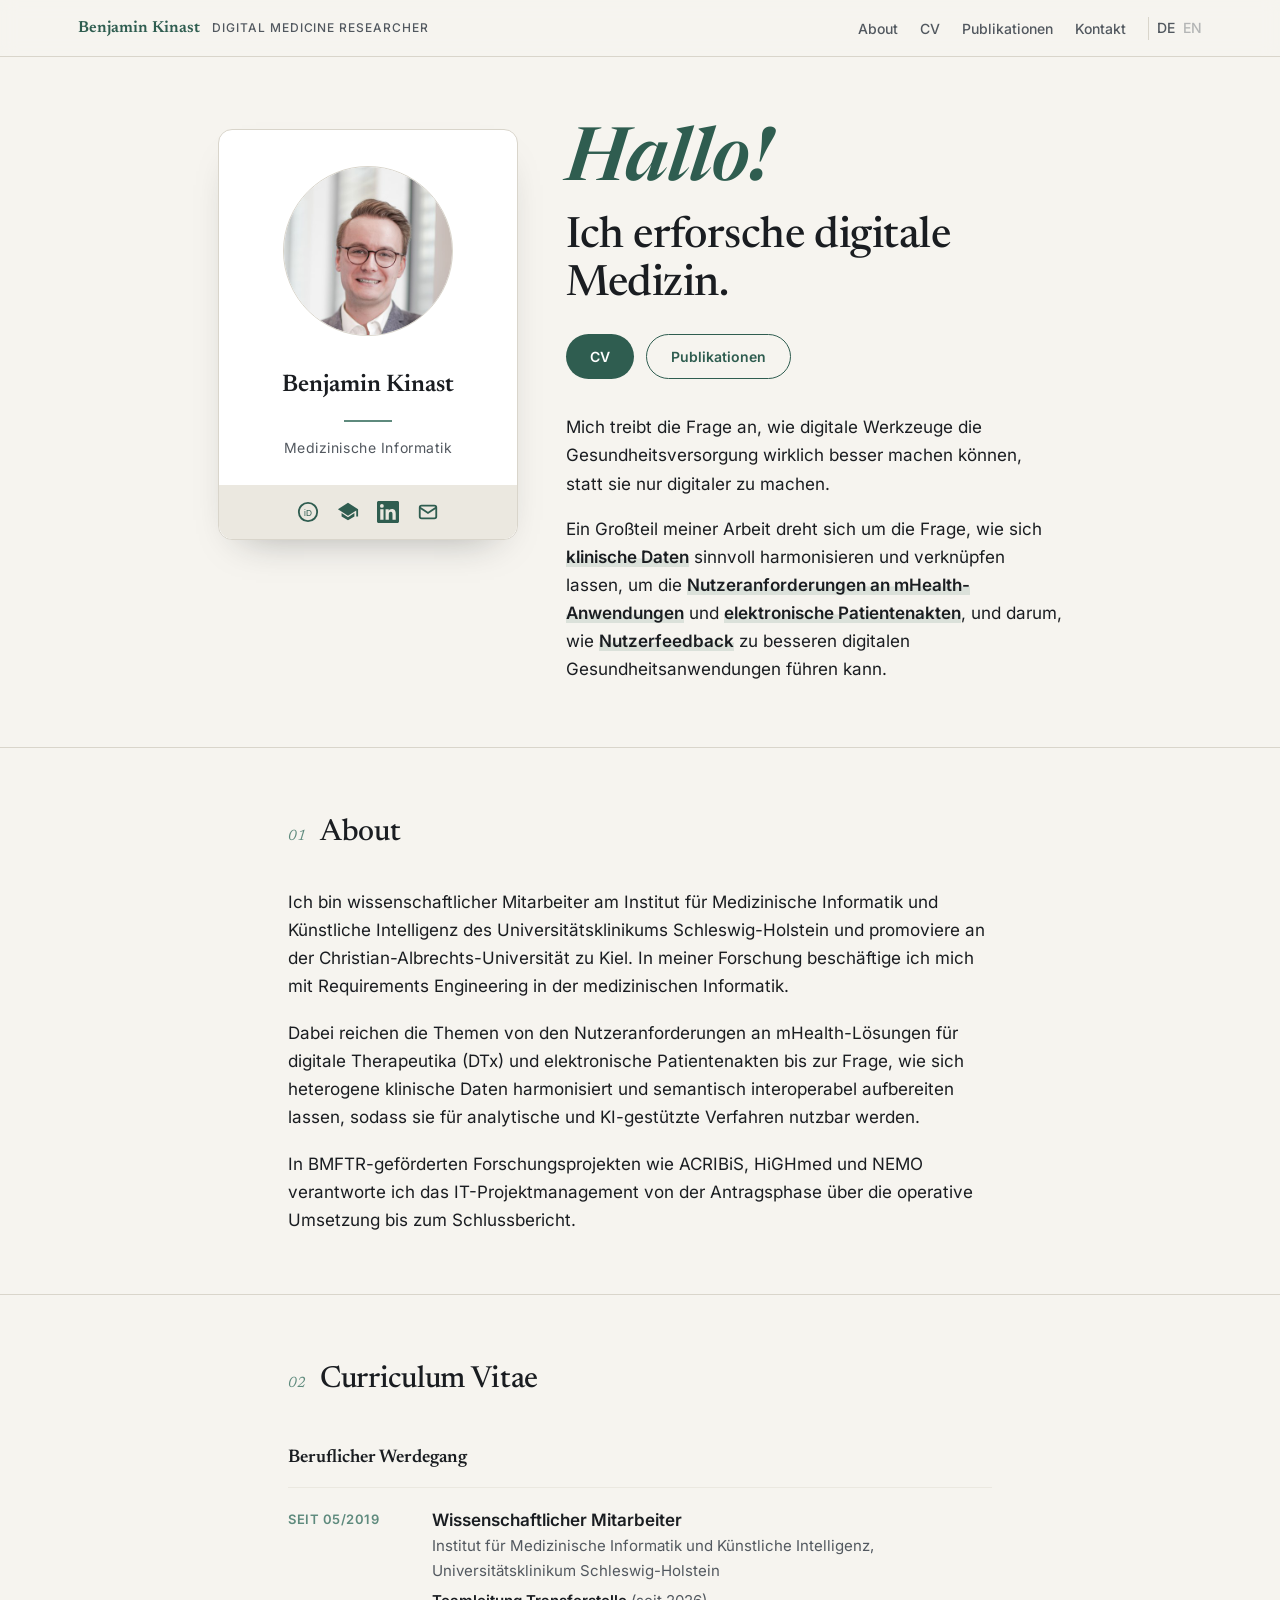
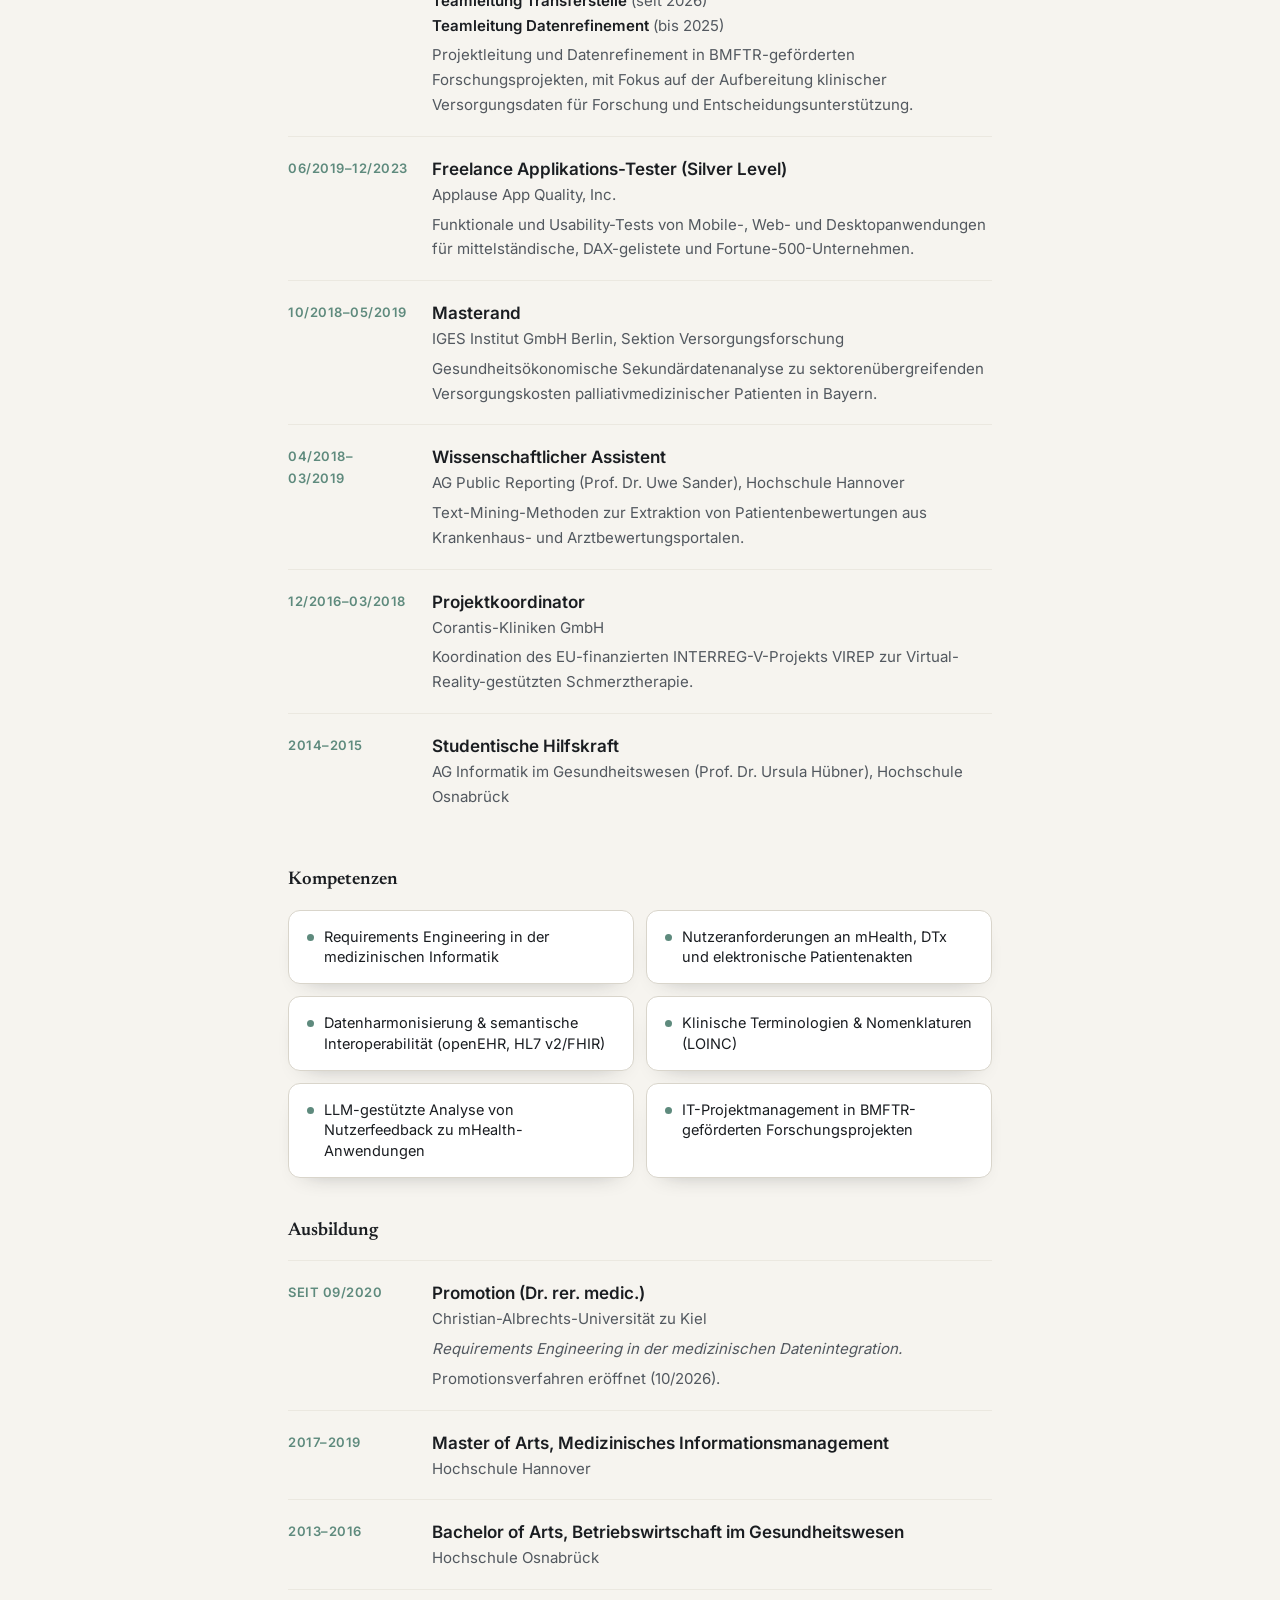
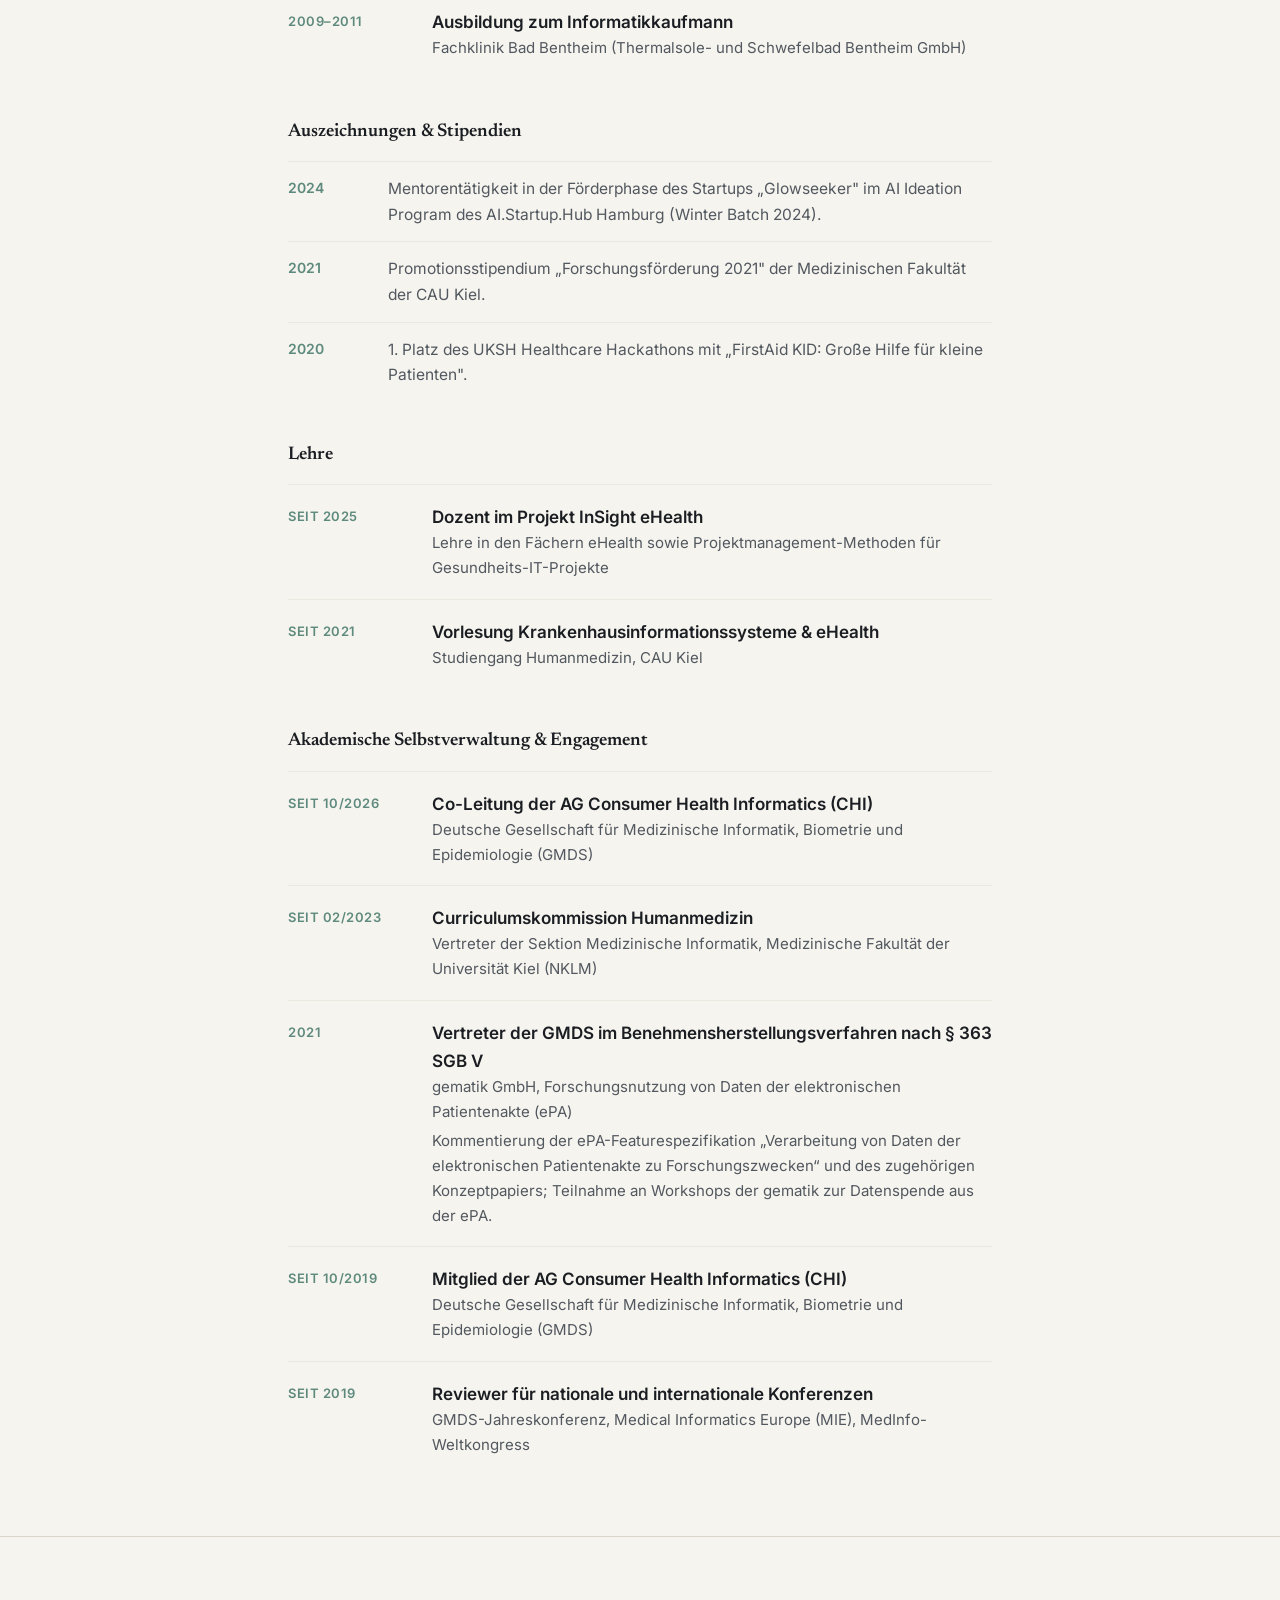
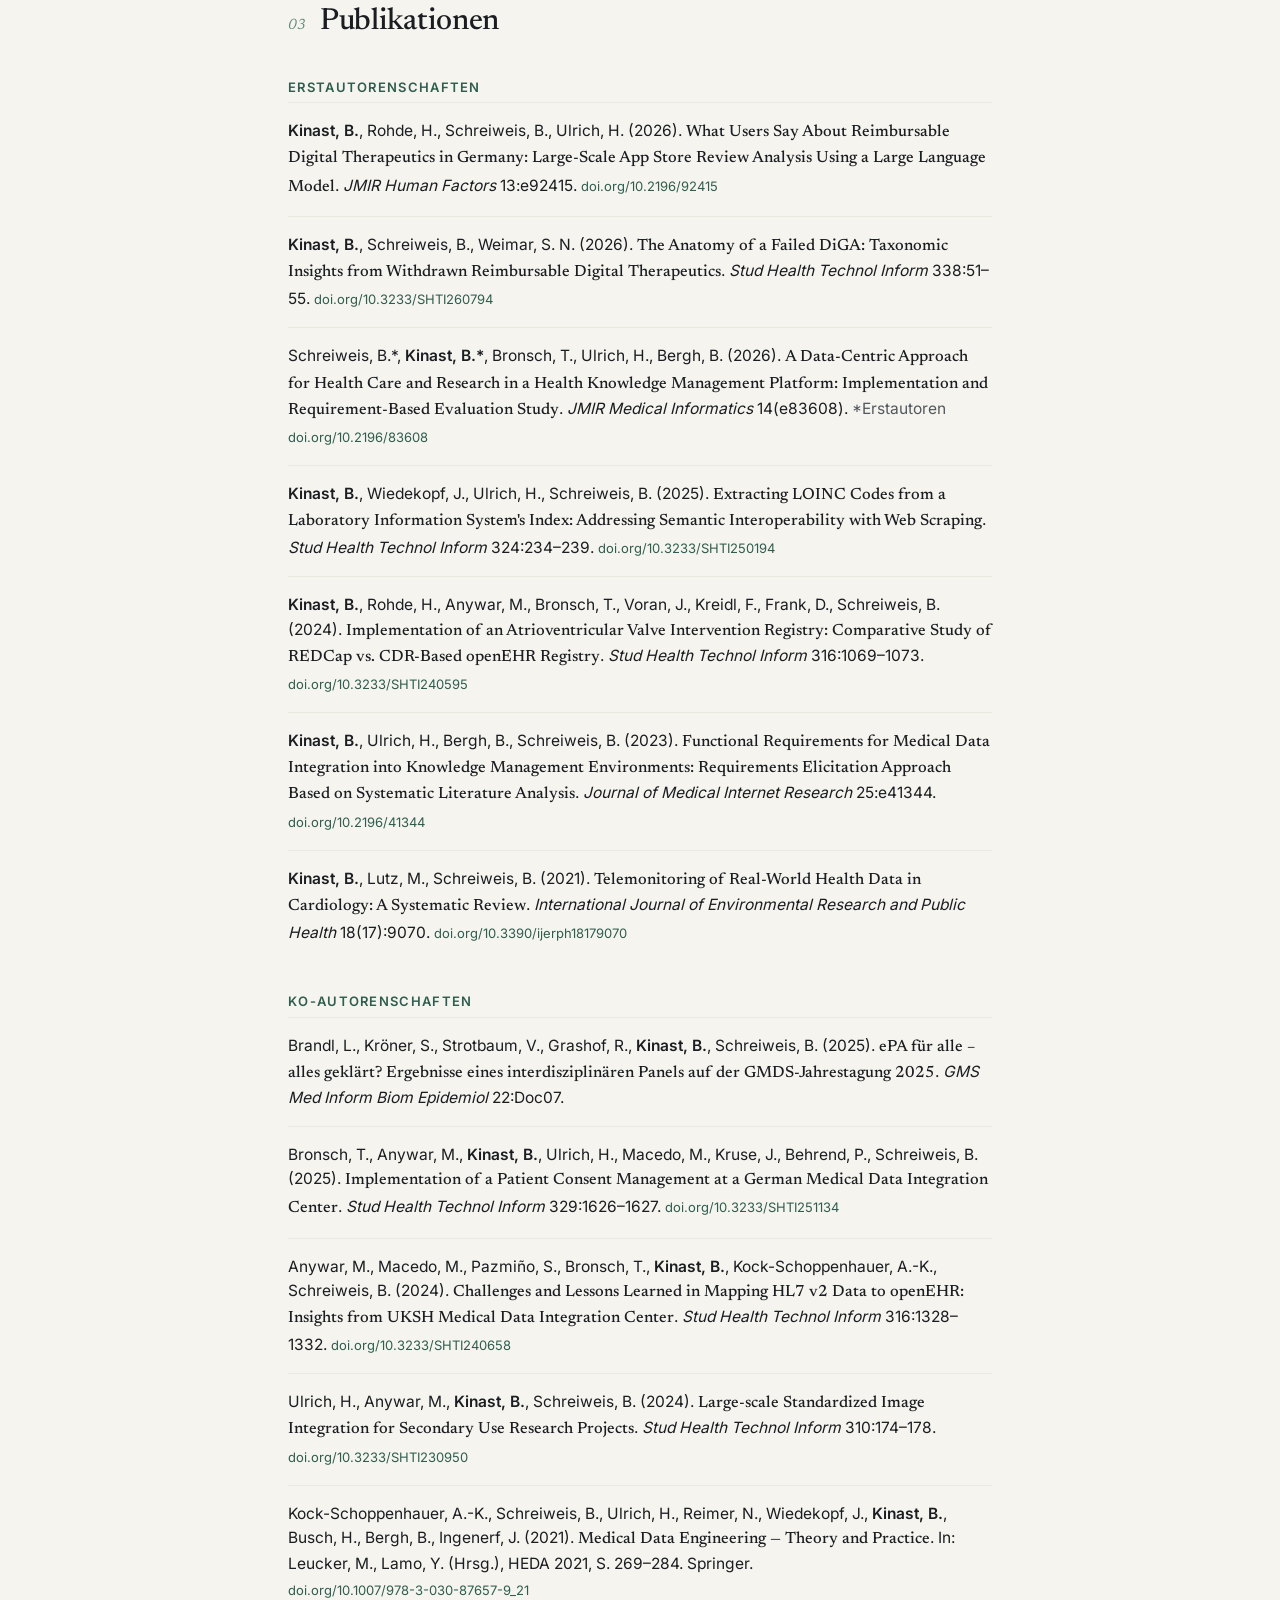
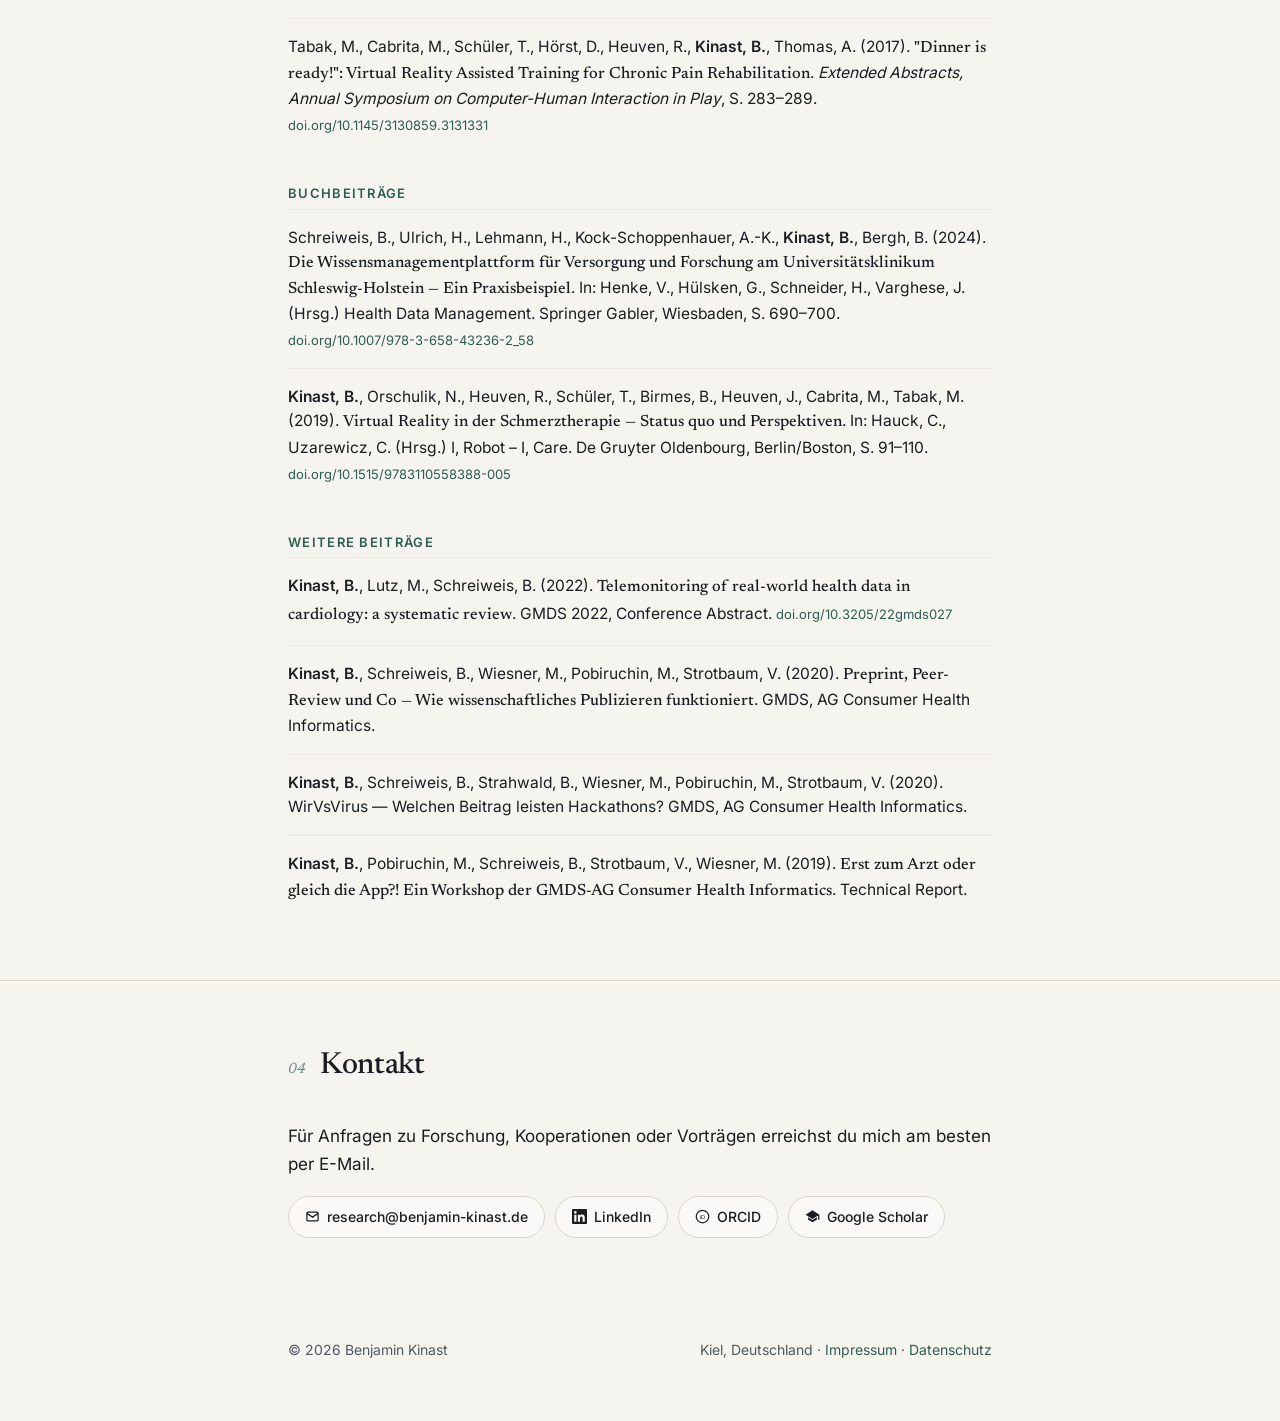
<file: index.html>
<!DOCTYPE html>
<html lang="de">
<head>
<meta charset="UTF-8">
<meta name="viewport" content="width=device-width, initial-scale=1.0">
<title>Benjamin Kinast — Medizinische Informatik</title>
<meta name="description" content="Benjamin Kinast, wissenschaftlicher Mitarbeiter am Institut für Medizinische Informatik und Künstliche Intelligenz, UKSH. Requirements Engineering, mHealth, Datenharmonisierung und Interoperabilität.">
<meta property="og:type" content="website">
<meta property="og:title" content="Benjamin Kinast — Medizinische Informatik">
<meta property="og:description" content="Requirements Engineering, mHealth, Datenharmonisierung und semantische Interoperabilität in der medizinischen Informatik.">
<meta property="og:url" content="https://www.benjamin-kinast.de">
<link rel="icon" type="image/x-icon" href="favicon.ico">
<link rel="icon" type="image/png" href="favicon.png">
<link rel="stylesheet" href="fonts/fonts.css">
<style>
  :root{
    --ink:#1a1d21;--ink-soft:#52585f;--paper:#f6f4ef;--paper-edge:#ebe8e0;
    --line:#d9d5cb;--accent:#2f5d50;--accent-soft:#5e8a7d;
    --display:"Newsreader", Georgia, serif;--body:"Inter", system-ui, sans-serif;--maxw:760px;
  }
  *{box-sizing:border-box;margin:0;padding:0}
  html{scroll-behavior:smooth}
  body{background:var(--paper);color:var(--ink);font-family:var(--body);font-size:17px;line-height:1.65;-webkit-font-smoothing:antialiased}
  a{color:var(--accent);text-decoration:none}
  a:hover{text-decoration:underline;text-underline-offset:3px}
  .wrap{max-width:var(--maxw);margin:0 auto;padding:0 28px}
  /* scroll offset so anchored sections clear the sticky nav */
  section[id], header[id]{scroll-margin-top:72px}

  nav.top{position:sticky;top:0;z-index:10;background:rgba(246,244,239,.82);backdrop-filter:blur(8px);border-bottom:1px solid var(--line)}
  nav.top .wrap{display:flex;justify-content:space-between;align-items:center;padding-top:15px;padding-bottom:15px;max-width:1180px}
  nav.top .name{font-family:var(--display);font-weight:600;font-size:16px}
  nav.top .name-title{font-family:var(--body);font-weight:500;font-size:12px;letter-spacing:.08em;text-transform:uppercase;color:var(--ink-soft);margin-left:8px}
  .hero-intro strong{font-weight:600;color:var(--ink);box-shadow:inset 0 -0.5em 0 rgba(94,138,125,.18)}
  nav.top .menu{display:flex;gap:22px}
  nav.top .menu a{font-size:14px;color:var(--ink-soft);font-weight:500}
  .lang-switch{display:inline-flex;gap:8px;align-items:center;padding-left:8px;border-left:1px solid var(--line)}
  .lang-switch a{font-size:17px;line-height:1;opacity:.4;transition:opacity .18s;text-decoration:none}
  .lang-switch a:hover{opacity:.8;text-decoration:none}
  .lang-switch a.lang-active{opacity:1}
  nav.top .menu a:hover{color:var(--accent);text-decoration:none}

  header{padding:72px 0 64px;border-bottom:1px solid var(--line)}
  header .wrap{max-width:900px}
  .eyebrow{font-size:13px;letter-spacing:.14em;text-transform:uppercase;color:var(--accent);font-weight:600;margin-bottom:22px}
  h1{font-family:var(--display);font-weight:500;font-size:clamp(1.9rem,4.8vw,2.7rem);line-height:1.1;letter-spacing:-.01em}

  .hero-grid{display:grid;grid-template-columns:300px 1fr;gap:48px;align-items:start}

  /* index card (left) */
  .id-card{background:#fff;border:1px solid var(--line);border-radius:14px;padding:36px 28px 0;text-align:center;box-shadow:0 18px 40px -24px rgba(26,29,33,.4)}
  .portrait{width:170px;height:170px;border-radius:50%;object-fit:cover;background:var(--paper-edge);border:1px solid var(--line);margin:0 auto}
  .id-name{font-family:var(--display);font-weight:600;font-size:1.5rem;margin-top:22px}
  .id-rule{width:48px;height:2px;background:var(--accent-soft);margin:14px auto}
  .id-role{font-size:14px;letter-spacing:.04em;color:var(--ink-soft);padding-bottom:26px}
  .id-icons{display:flex;justify-content:center;gap:18px;background:var(--paper-edge);margin:0 -28px;padding:16px;border-radius:0 0 14px 14px}
  .id-icons a{color:var(--accent)}
  .id-icons a:hover{color:var(--ink)}
  .id-icons svg{width:22px;height:22px;display:block}

  /* hero main (right) */
  .greet{font-family:var(--display);font-style:italic;font-weight:600;font-size:clamp(3rem,7vw,4.6rem);line-height:.95;color:var(--accent);margin-bottom:14px}
  .hero-main h1{margin-bottom:26px}
  .hero-cta{display:flex;gap:12px;margin-bottom:34px}
  .hero-cta a{display:inline-flex;align-items:center;font-size:14px;font-weight:600;color:#fff;background:var(--accent);padding:10px 24px;border-radius:100px;transition:background .18s}
  .hero-cta a:hover{text-decoration:none;background:#264a40}
  .hero-cta a:last-child{color:var(--accent);background:transparent;border:1px solid var(--accent)}
  .hero-cta a:last-child:hover{background:rgba(47,93,80,.07)}
  .hero-intro p{margin-bottom:1em}
  .hero-intro p:last-child{margin-bottom:0}

  .links{display:flex;flex-wrap:wrap;gap:10px;margin-top:30px}
  .links a{display:inline-flex;align-items:center;gap:7px;font-size:14px;font-weight:500;color:var(--ink);border:1px solid var(--line);padding:7px 14px;border-radius:100px;background:rgba(255,255,255,.5);transition:border-color .18s, background .18s}
  .links a:hover{text-decoration:none;border-color:var(--accent-soft);background:#fff}
  .links svg{width:15px;height:15px;flex:0 0 15px}

  section{padding:60px 0;border-bottom:1px solid var(--line)}
  section:last-of-type{border-bottom:none}
  .sec-head{display:flex;align-items:baseline;gap:14px;margin-bottom:30px}
  .sec-num{font-family:var(--display);font-size:15px;color:var(--accent-soft);font-style:italic}
  h2{font-family:var(--display);font-weight:500;font-size:1.9rem;letter-spacing:-.01em}
  section p{margin-bottom:1.1em;color:var(--ink)}
  section p:last-child{margin-bottom:0}
  .muted{color:var(--ink-soft)}

  .subhead{font-family:var(--display);font-weight:600;font-size:1.15rem;margin:38px 0 14px}
  .subhead:first-of-type{margin-top:0}

  /* timeline rows for Werdegang, Ausbildung, Lehre */
  .tl-item{display:grid;grid-template-columns:120px 1fr;gap:24px;padding:18px 0;border-top:1px solid var(--paper-edge)}
  .tl-item:first-of-type{border-top:none}
  .tl-period{font-size:13px;font-weight:600;letter-spacing:.04em;color:var(--accent-soft);text-transform:uppercase;padding-top:3px}
  .tl-body .role{font-weight:600}
  .tl-body .place{color:var(--ink-soft);font-size:15px}
  .tl-body p{color:var(--ink-soft);font-size:15px;margin-top:5px;margin-bottom:0}
  .tl-body .thesis{font-style:italic}
  .tl-body p strong{color:var(--ink);font-weight:600}

  /* compact skills list */
  .skills{display:flex;flex-wrap:wrap;gap:12px;margin-top:6px}
  .skill{background:#fff;border:1px solid var(--line);border-radius:12px;padding:16px 18px;font-size:14.5px;line-height:1.4;flex:1 1 calc(50% - 12px);min-width:220px;box-shadow:0 10px 24px -18px rgba(26,29,33,.45);display:flex;align-items:flex-start;gap:10px}
  .skill::before{content:"";flex:0 0 7px;height:7px;margin-top:7px;border-radius:50%;background:var(--accent-soft)}

  /* awards */
  .award-item{display:grid;grid-template-columns:80px 1fr;gap:20px;padding:14px 0;border-top:1px solid var(--paper-edge)}
  .award-item:first-of-type{border-top:none}
  .award-year{font-size:14px;font-weight:600;color:var(--accent-soft)}
  .award-body{font-size:15.5px;color:var(--ink-soft)}

  /* PDF download button */
  .dl{margin-top:30px}
  .dl a{display:inline-flex;align-items:center;gap:8px;font-size:14px;font-weight:600;color:#fff;background:var(--accent);padding:10px 18px;border-radius:100px;transition:background .18s}
  .dl a:hover{text-decoration:none;background:#264a40}
  .dl svg{width:15px;height:15px}

  /* publications */
  .pub-group-title{font-size:13px;letter-spacing:.1em;text-transform:uppercase;color:var(--accent);font-weight:600;margin:30px 0 4px}
  .pub-group-title:first-of-type{margin-top:0}
  .pub{padding:16px 0;border-top:1px solid var(--paper-edge);font-size:15.5px;line-height:1.55}
  .pub .self{font-weight:600}
  .pub em{font-style:italic}
  .pub-title{font-family:var(--display);font-weight:500;font-size:1.05em;color:var(--ink)}
  .pub .doi{display:inline-block;margin-top:4px;font-size:13px}

  /* sailing dummy */
  .sailing-item{padding:18px 0;border-top:1px solid var(--paper-edge)}
  .contact-links{display:flex;flex-wrap:wrap;gap:10px;margin-top:8px}
  .contact-links a{display:inline-flex;align-items:center;gap:7px;font-size:14px;font-weight:500;color:var(--ink);border:1px solid var(--line);padding:8px 16px;border-radius:100px;background:rgba(255,255,255,.5);transition:border-color .18s,background .18s}
  .contact-links a:hover{text-decoration:none;border-color:var(--accent-soft);background:#fff}
  .contact-links svg{width:15px;height:15px;flex:0 0 15px}
  .sailing-item:first-child{border-top:none}
  .sailing-item h3{font-family:var(--display);font-weight:500;font-size:1.2rem;margin-bottom:6px}
  .dummy{display:inline-block;font-size:12px;letter-spacing:.06em;text-transform:uppercase;color:var(--accent);background:rgba(94,138,125,.12);border:1px solid var(--line);border-radius:5px;padding:3px 9px;margin-bottom:22px}

  footer{padding:40px 0 60px}
  footer .wrap{display:flex;justify-content:space-between;flex-wrap:wrap;gap:14px;font-size:14px;color:var(--ink-soft)}

  @media (max-width:720px){
    .hero-grid{grid-template-columns:1fr;gap:32px;max-width:420px;margin:0 auto}
  }
  @media (max-width:560px){
    nav.top .menu{gap:16px}
    nav.top .name-title{display:none}
    .tl-item,.award-item{grid-template-columns:1fr;gap:6px}
    .tl-period{padding-top:0}
    .skills{grid-template-columns:1fr}
    header{padding:50px 0 48px}
  }
  @media (prefers-reduced-motion:reduce){html{scroll-behavior:auto}}
</style>
</head>
<body>

<nav class="top">
  <div class="wrap">
    <a class="name" href="#top">Benjamin Kinast <span class="name-title">Digital Medicine Researcher</span></a>
    <div class="menu">
      <a href="#about">About</a>
      <a href="#cv">CV</a>
      <a href="#publications">Publikationen</a>
      <a href="#kontakt">Kontakt</a>
      <span class="lang-switch"><a href="/" class="lang-active">DE</a><a href="en.html">EN</a></span>
    </div>
  </div>
</nav>

<header id="top">
  <div class="wrap">
    <div class="hero-grid">

      <aside class="id-card">
        <img class="portrait" src="portrait.jpg" alt="Porträt von Benjamin Kinast">
        <div class="id-name">Benjamin Kinast</div>
        <div class="id-rule"></div>
        <div class="id-role">Medizinische Informatik</div>
        <div class="id-icons">
          <a href="https://orcid.org/0000-0003-2554-4381" target="_blank" rel="noopener" aria-label="ORCID">
            <svg viewBox="0 0 24 24" fill="none" stroke="currentColor" stroke-width="2"><circle cx="12" cy="12" r="10"/><text x="12" y="16" font-size="9" text-anchor="middle" fill="currentColor" font-family="sans-serif" stroke="none">iD</text></svg>
          </a>
          <a href="https://scholar.google.com/citations?hl=de&user=Z05rTXoAAAAJ" target="_blank" rel="noopener" aria-label="Google Scholar">
            <svg viewBox="0 0 24 24" fill="currentColor"><path d="M12 2 1 9l11 7 9-5.7V17h2V9zM5 13.2V17l7 4 7-4v-3.8l-7 4.4z"/></svg>
          </a>
          <a href="https://www.linkedin.com/in/benjaminkinast" target="_blank" rel="noopener" aria-label="LinkedIn">
            <svg viewBox="0 0 24 24" fill="currentColor"><path d="M20.45 20.45h-3.56v-5.57c0-1.33-.02-3.04-1.85-3.04-1.85 0-2.14 1.45-2.14 2.94v5.67H9.35V9h3.41v1.56h.05c.48-.9 1.63-1.85 3.36-1.85 3.6 0 4.27 2.37 4.27 5.45v6.29zM5.34 7.43a2.06 2.06 0 1 1 0-4.13 2.06 2.06 0 0 1 0 4.13zM7.12 20.45H3.55V9h3.57v11.45zM22.22 0H1.77C.79 0 0 .77 0 1.73v20.54C0 23.22.79 24 1.77 24h20.45c.98 0 1.78-.78 1.78-1.73V1.73C24 .77 23.2 0 22.22 0z"/></svg>
          </a>
          <a href="mailto:research@benjamin-kinast.de" aria-label="E-Mail">
            <svg viewBox="0 0 24 24" fill="none" stroke="currentColor" stroke-width="2"><rect x="3" y="5" width="18" height="14" rx="2"/><path d="m3 7 9 6 9-6"/></svg>
          </a>
        </div>
      </aside>

      <div class="hero-main">
        <p class="greet">Hallo!</p>
        <h1>Ich erforsche digitale Medizin.</h1>
        <div class="hero-cta">
          <a href="#cv">CV</a>
          <a href="#publications">Publikationen</a>
        </div>
        <div class="hero-intro">
          <p>Mich treibt die Frage an, wie digitale Werkzeuge die Gesundheitsversorgung wirklich besser machen können, statt sie nur digitaler zu machen.</p>
          <p>Ein Großteil meiner Arbeit dreht sich um die Frage, wie sich <strong>klinische Daten</strong> sinnvoll harmonisieren und verknüpfen lassen, um die <strong>Nutzeranforderungen an mHealth-Anwendungen</strong> und <strong>elektronische Patientenakten</strong>, und darum, wie <strong>Nutzerfeedback</strong> zu besseren digitalen Gesundheitsanwendungen führen kann.</p>
        </div>
      </div>

    </div>
  </div>
</header>

<main>

  <section id="about">
    <div class="wrap">
      <div class="sec-head"><span class="sec-num">01</span><h2>About</h2></div>
      <p>Ich bin wissenschaftlicher Mitarbeiter am Institut für Medizinische Informatik und Künstliche Intelligenz des Universitätsklinikums Schleswig-Holstein und promoviere an der Christian-Albrechts-Universität zu Kiel. In meiner Forschung beschäftige ich mich mit Requirements Engineering in der medizinischen Informatik.</p>
      <p>Dabei reichen die Themen von den Nutzeranforderungen an mHealth-Lösungen für digitale Therapeutika (DTx) und elektronische Patientenakten bis zur Frage, wie sich heterogene klinische Daten harmonisiert und semantisch interoperabel aufbereiten lassen, sodass sie für analytische und KI-gestützte Verfahren nutzbar werden.</p>
      <p>In BMFTR-geförderten Forschungsprojekten wie ACRIBiS, HiGHmed und NEMO verantworte ich das IT-Projektmanagement von der Antragsphase über die operative Umsetzung bis zum Schlussbericht.</p>
    </div>
  </section>

  <section id="cv">
    <div class="wrap">
      <div class="sec-head"><span class="sec-num">02</span><h2>Curriculum Vitae</h2></div>

      <div class="subhead">Beruflicher Werdegang</div>
      <div class="tl-item">
        <div class="tl-period">seit 05/2019</div>
        <div class="tl-body">
          <div class="role">Wissenschaftlicher Mitarbeiter</div>
          <div class="place">Institut für Medizinische Informatik und Künstliche Intelligenz, Universitätsklinikum Schleswig-Holstein</div>
          <p><strong>Teamleitung Transferstelle</strong> (seit 2026)<br><strong>Teamleitung Datenrefinement</strong> (bis 2025)</p>
          <p>Projektleitung und Datenrefinement in BMFTR-geförderten Forschungsprojekten, mit Fokus auf der Aufbereitung klinischer Versorgungsdaten für Forschung und Entscheidungsunterstützung.</p>
        </div>
      </div>
      <div class="tl-item">
        <div class="tl-period">06/2019–12/2023</div>
        <div class="tl-body">
          <div class="role">Freelance Applikations-Tester (Silver Level)</div>
          <div class="place">Applause App Quality, Inc.</div>
          <p>Funktionale und Usability-Tests von Mobile-, Web- und Desktopanwendungen für mittelständische, DAX-gelistete und Fortune-500-Unternehmen.</p>
        </div>
      </div>
      <div class="tl-item">
        <div class="tl-period">10/2018–05/2019</div>
        <div class="tl-body">
          <div class="role">Masterand</div>
          <div class="place">IGES Institut GmbH Berlin, Sektion Versorgungsforschung</div>
          <p>Gesundheitsökonomische Sekundärdatenanalyse zu sektorenübergreifenden Versorgungskosten palliativmedizinischer Patienten in Bayern.</p>
        </div>
      </div>
      <div class="tl-item">
        <div class="tl-period">04/2018–03/2019</div>
        <div class="tl-body">
          <div class="role">Wissenschaftlicher Assistent</div>
          <div class="place">AG Public Reporting (Prof. Dr. Uwe Sander), Hochschule Hannover</div>
          <p>Text-Mining-Methoden zur Extraktion von Patientenbewertungen aus Krankenhaus- und Arztbewertungsportalen.</p>
        </div>
      </div>
      <div class="tl-item">
        <div class="tl-period">12/2016–03/2018</div>
        <div class="tl-body">
          <div class="role">Projektkoordinator</div>
          <div class="place">Corantis-Kliniken GmbH</div>
          <p>Koordination des EU-finanzierten INTERREG-V-Projekts VIREP zur Virtual-Reality-gestützten Schmerztherapie.</p>
        </div>
      </div>
      <div class="tl-item">
        <div class="tl-period">2014–2015</div>
        <div class="tl-body">
          <div class="role">Studentische Hilfskraft</div>
          <div class="place">AG Informatik im Gesundheitswesen (Prof. Dr. Ursula Hübner), Hochschule Osnabrück</div>
        </div>
      </div>

      <div class="subhead">Kompetenzen</div>
      <div class="skills">
        <div class="skill">Requirements Engineering in der medizinischen Informatik</div>
        <div class="skill">Nutzeranforderungen an mHealth, DTx und elektronische Patientenakten</div>
        <div class="skill">Datenharmonisierung & semantische Interoperabilität (openEHR, HL7 v2/FHIR)</div>
        <div class="skill">Klinische Terminologien & Nomenklaturen (LOINC)</div>
        <div class="skill">LLM-gestützte Analyse von Nutzerfeedback zu mHealth-Anwendungen</div>
        <div class="skill">IT-Projektmanagement in BMFTR-geförderten Forschungsprojekten</div>
      </div>

      <div class="subhead">Ausbildung</div>
      <div class="tl-item">
        <div class="tl-period">seit 09/2020</div>
        <div class="tl-body">
          <div class="role">Promotion (Dr. rer. medic.)</div>
          <div class="place">Christian-Albrechts-Universität zu Kiel</div>
          <p class="thesis">Requirements Engineering in der medizinischen Datenintegration.</p>
          <p>Promotionsverfahren eröffnet (10/2026).</p>
        </div>
      </div>
      <div class="tl-item">
        <div class="tl-period">2017–2019</div>
        <div class="tl-body">
          <div class="role">Master of Arts, Medizinisches Informationsmanagement</div>
          <div class="place">Hochschule Hannover</div>
        </div>
      </div>
      <div class="tl-item">
        <div class="tl-period">2013–2016</div>
        <div class="tl-body">
          <div class="role">Bachelor of Arts, Betriebswirtschaft im Gesundheitswesen</div>
          <div class="place">Hochschule Osnabrück</div>
        </div>
      </div>
      <div class="tl-item">
        <div class="tl-period">2009–2011</div>
        <div class="tl-body">
          <div class="role">Ausbildung zum Informatikkaufmann</div>
          <div class="place">Fachklinik Bad Bentheim (Thermalsole- und Schwefelbad Bentheim GmbH)</div>
        </div>
      </div>

      <div class="subhead">Auszeichnungen & Stipendien</div>
      <div class="award-item">
        <div class="award-year">2024</div>
        <div class="award-body">Mentorentätigkeit in der Förderphase des Startups „Glowseeker" im AI Ideation Program des AI.Startup.Hub Hamburg (Winter Batch 2024).</div>
      </div>
      <div class="award-item">
        <div class="award-year">2021</div>
        <div class="award-body">Promotionsstipendium „Forschungsförderung 2021" der Medizinischen Fakultät der CAU Kiel.</div>
      </div>
      <div class="award-item">
        <div class="award-year">2020</div>
        <div class="award-body">1. Platz des UKSH Healthcare Hackathons mit „FirstAid KID: Große Hilfe für kleine Patienten".</div>
      </div>

      <div class="subhead">Lehre</div>
      <div class="tl-item">
        <div class="tl-period">seit 2025</div>
        <div class="tl-body">
          <div class="role">Dozent im Projekt InSight eHealth</div>
          <div class="place">Lehre in den Fächern eHealth sowie Projektmanagement-Methoden für Gesundheits-IT-Projekte</div>
        </div>
      </div>
      <div class="tl-item">
        <div class="tl-period">seit 2021</div>
        <div class="tl-body">
          <div class="role">Vorlesung Krankenhausinformationssysteme & eHealth</div>
          <div class="place">Studiengang Humanmedizin, CAU Kiel</div>
        </div>
      </div>

      <div class="subhead">Akademische Selbstverwaltung &amp; Engagement</div>
      <div class="tl-item">
        <div class="tl-period">seit 10/2026</div>
        <div class="tl-body">
          <div class="role">Co-Leitung der AG Consumer Health Informatics (CHI)</div>
          <div class="place">Deutsche Gesellschaft für Medizinische Informatik, Biometrie und Epidemiologie (GMDS)</div>
        </div>
      </div>
      <div class="tl-item">
        <div class="tl-period">seit 02/2023</div>
        <div class="tl-body">
          <div class="role">Curriculumskommission Humanmedizin</div>
          <div class="place">Vertreter der Sektion Medizinische Informatik, Medizinische Fakultät der Universität Kiel (NKLM)</div>
        </div>
      </div>
      <div class="tl-item">
        <div class="tl-period">2021</div>
        <div class="tl-body">
          <div class="role">Vertreter der GMDS im Benehmensherstellungsverfahren nach § 363 SGB V</div>
          <div class="place">gematik GmbH, Forschungsnutzung von Daten der elektronischen Patientenakte (ePA)</div>
          <p>Kommentierung der ePA-Featurespezifikation „Verarbeitung von Daten der elektronischen Patientenakte zu Forschungszwecken“ und des zugehörigen Konzeptpapiers; Teilnahme an Workshops der gematik zur Datenspende aus der ePA.</p>
        </div>
      </div>
      <div class="tl-item">
        <div class="tl-period">seit 10/2019</div>
        <div class="tl-body">
          <div class="role">Mitglied der AG Consumer Health Informatics (CHI)</div>
          <div class="place">Deutsche Gesellschaft für Medizinische Informatik, Biometrie und Epidemiologie (GMDS)</div>
        </div>
      </div>
      <div class="tl-item">
        <div class="tl-period">seit 2019</div>
        <div class="tl-body">
          <div class="role">Reviewer für nationale und internationale Konferenzen</div>
          <div class="place">GMDS-Jahreskonferenz, Medical Informatics Europe (MIE), MedInfo-Weltkongress</div>
        </div>
      </div>

    </div>
  </section>

  <section id="publications">
    <div class="wrap">
      <div class="sec-head"><span class="sec-num">03</span><h2>Publikationen</h2></div>

      <div class="pub-group-title">Erstautorenschaften</div>
      <div class="pub"><span class="self">Kinast, B.</span>, Rohde, H., Schreiweis, B., Ulrich, H. (2026). <span class="pub-title">What Users Say About Reimbursable Digital Therapeutics in Germany: Large-Scale App Store Review Analysis Using a Large Language Model</span>. <em>JMIR Human Factors</em> 13:e92415. <a class="doi" href="https://doi.org/10.2196/92415" target="_blank" rel="noopener">doi.org/10.2196/92415</a></div>
      <div class="pub"><span class="self">Kinast, B.</span>, Schreiweis, B., Weimar, S. N. (2026). <span class="pub-title">The Anatomy of a Failed DiGA: Taxonomic Insights from Withdrawn Reimbursable Digital Therapeutics</span>. <em>Stud Health Technol Inform</em> 338:51–55. <a class="doi" href="https://doi.org/10.3233/SHTI260794" target="_blank" rel="noopener">doi.org/10.3233/SHTI260794</a></div>
      <div class="pub">Schreiweis, B.*, <span class="self">Kinast, B.*</span>, Bronsch, T., Ulrich, H., Bergh, B. (2026). <span class="pub-title">A Data-Centric Approach for Health Care and Research in a Health Knowledge Management Platform: Implementation and Requirement-Based Evaluation Study</span>. <em>JMIR Medical Informatics</em> 14(e83608). <span class="muted">*Erstautoren</span> <a class="doi" href="https://doi.org/10.2196/83608" target="_blank" rel="noopener">doi.org/10.2196/83608</a></div>
      <div class="pub"><span class="self">Kinast, B.</span>, Wiedekopf, J., Ulrich, H., Schreiweis, B. (2025). <span class="pub-title">Extracting LOINC Codes from a Laboratory Information System's Index: Addressing Semantic Interoperability with Web Scraping</span>. <em>Stud Health Technol Inform</em> 324:234–239. <a class="doi" href="https://doi.org/10.3233/SHTI250194" target="_blank" rel="noopener">doi.org/10.3233/SHTI250194</a></div>
      <div class="pub"><span class="self">Kinast, B.</span>, Rohde, H., Anywar, M., Bronsch, T., Voran, J., Kreidl, F., Frank, D., Schreiweis, B. (2024). <span class="pub-title">Implementation of an Atrioventricular Valve Intervention Registry: Comparative Study of REDCap vs. CDR-Based openEHR Registry</span>. <em>Stud Health Technol Inform</em> 316:1069–1073. <a class="doi" href="https://doi.org/10.3233/SHTI240595" target="_blank" rel="noopener">doi.org/10.3233/SHTI240595</a></div>
      <div class="pub"><span class="self">Kinast, B.</span>, Ulrich, H., Bergh, B., Schreiweis, B. (2023). <span class="pub-title">Functional Requirements for Medical Data Integration into Knowledge Management Environments: Requirements Elicitation Approach Based on Systematic Literature Analysis</span>. <em>Journal of Medical Internet Research</em> 25:e41344. <a class="doi" href="https://doi.org/10.2196/41344" target="_blank" rel="noopener">doi.org/10.2196/41344</a></div>
      <div class="pub"><span class="self">Kinast, B.</span>, Lutz, M., Schreiweis, B. (2021). <span class="pub-title">Telemonitoring of Real-World Health Data in Cardiology: A Systematic Review</span>. <em>International Journal of Environmental Research and Public Health</em> 18(17):9070. <a class="doi" href="https://doi.org/10.3390/ijerph18179070" target="_blank" rel="noopener">doi.org/10.3390/ijerph18179070</a></div>

      <div class="pub-group-title">Ko-Autorenschaften</div>
      <div class="pub">Brandl, L., Kröner, S., Strotbaum, V., Grashof, R., <span class="self">Kinast, B.</span>, Schreiweis, B. (2025). <span class="pub-title">ePA für alle – alles geklärt? Ergebnisse eines interdisziplinären Panels auf der GMDS-Jahrestagung 2025</span>. <em>GMS Med Inform Biom Epidemiol</em> 22:Doc07.</div>
      <div class="pub">Bronsch, T., Anywar, M., <span class="self">Kinast, B.</span>, Ulrich, H., Macedo, M., Kruse, J., Behrend, P., Schreiweis, B. (2025). <span class="pub-title">Implementation of a Patient Consent Management at a German Medical Data Integration Center</span>. <em>Stud Health Technol Inform</em> 329:1626–1627. <a class="doi" href="https://doi.org/10.3233/SHTI251134" target="_blank" rel="noopener">doi.org/10.3233/SHTI251134</a></div>
      <div class="pub">Anywar, M., Macedo, M., Pazmiño, S., Bronsch, T., <span class="self">Kinast, B.</span>, Kock-Schoppenhauer, A.-K., Schreiweis, B. (2024). <span class="pub-title">Challenges and Lessons Learned in Mapping HL7 v2 Data to openEHR: Insights from UKSH Medical Data Integration Center</span>. <em>Stud Health Technol Inform</em> 316:1328–1332. <a class="doi" href="https://doi.org/10.3233/SHTI240658" target="_blank" rel="noopener">doi.org/10.3233/SHTI240658</a></div>
      <div class="pub">Ulrich, H., Anywar, M., <span class="self">Kinast, B.</span>, Schreiweis, B. (2024). <span class="pub-title">Large-scale Standardized Image Integration for Secondary Use Research Projects</span>. <em>Stud Health Technol Inform</em> 310:174–178. <a class="doi" href="https://doi.org/10.3233/SHTI230950" target="_blank" rel="noopener">doi.org/10.3233/SHTI230950</a></div>
      <div class="pub">Kock-Schoppenhauer, A.-K., Schreiweis, B., Ulrich, H., Reimer, N., Wiedekopf, J., <span class="self">Kinast, B.</span>, Busch, H., Bergh, B., Ingenerf, J. (2021). <span class="pub-title">Medical Data Engineering — Theory and Practice</span>. In: Leucker, M., Lamo, Y. (Hrsg.), HEDA 2021, S. 269–284. Springer. <a class="doi" href="https://doi.org/10.1007/978-3-030-87657-9_21" target="_blank" rel="noopener">doi.org/10.1007/978-3-030-87657-9_21</a></div>
      <div class="pub">Tabak, M., Cabrita, M., Schüler, T., Hörst, D., Heuven, R., <span class="self">Kinast, B.</span>, Thomas, A. (2017). <span class="pub-title">"Dinner is ready!": Virtual Reality Assisted Training for Chronic Pain Rehabilitation</span>. <em>Extended Abstracts, Annual Symposium on Computer-Human Interaction in Play</em>, S. 283–289. <a class="doi" href="https://doi.org/10.1145/3130859.3131331" target="_blank" rel="noopener">doi.org/10.1145/3130859.3131331</a></div>

      <div class="pub-group-title">Buchbeiträge</div>
      <div class="pub">Schreiweis, B., Ulrich, H., Lehmann, H., Kock-Schoppenhauer, A.-K., <span class="self">Kinast, B.</span>, Bergh, B. (2024). <span class="pub-title">Die Wissensmanagementplattform für Versorgung und Forschung am Universitätsklinikum Schleswig-Holstein — Ein Praxisbeispiel</span>. In: Henke, V., Hülsken, G., Schneider, H., Varghese, J. (Hrsg.) Health Data Management. Springer Gabler, Wiesbaden, S. 690–700. <a class="doi" href="https://doi.org/10.1007/978-3-658-43236-2_58" target="_blank" rel="noopener">doi.org/10.1007/978-3-658-43236-2_58</a></div>
      <div class="pub"><span class="self">Kinast, B.</span>, Orschulik, N., Heuven, R., Schüler, T., Birmes, B., Heuven, J., Cabrita, M., Tabak, M. (2019). <span class="pub-title">Virtual Reality in der Schmerztherapie — Status quo und Perspektiven</span>. In: Hauck, C., Uzarewicz, C. (Hrsg.) I, Robot – I, Care. De Gruyter Oldenbourg, Berlin/Boston, S. 91–110. <a class="doi" href="https://doi.org/10.1515/9783110558388-005" target="_blank" rel="noopener">doi.org/10.1515/9783110558388-005</a></div>

      <div class="pub-group-title">Weitere Beiträge</div>
      <div class="pub"><span class="self">Kinast, B.</span>, Lutz, M., Schreiweis, B. (2022). <span class="pub-title">Telemonitoring of real-world health data in cardiology: a systematic review</span>. GMDS 2022, Conference Abstract. <a class="doi" href="https://doi.org/10.3205/22gmds027" target="_blank" rel="noopener">doi.org/10.3205/22gmds027</a></div>
      <div class="pub"><span class="self">Kinast, B.</span>, Schreiweis, B., Wiesner, M., Pobiruchin, M., Strotbaum, V. (2020). <span class="pub-title">Preprint, Peer-Review und Co — Wie wissenschaftliches Publizieren funktioniert</span>. GMDS, AG Consumer Health Informatics.</div>
      <div class="pub"><span class="self">Kinast, B.</span>, Schreiweis, B., Strahwald, B., Wiesner, M., Pobiruchin, M., Strotbaum, V. (2020). WirVsVirus — Welchen Beitrag leisten Hackathons? GMDS, AG Consumer Health Informatics.</div>
      <div class="pub"><span class="self">Kinast, B.</span>, Pobiruchin, M., Schreiweis, B., Strotbaum, V., Wiesner, M. (2019). <span class="pub-title">Erst zum Arzt oder gleich die App?! Ein Workshop der GMDS-AG Consumer Health Informatics</span>. Technical Report.</div>
    </div>
  </section>


  <section id="kontakt">
    <div class="wrap">
      <div class="sec-head"><span class="sec-num">04</span><h2>Kontakt</h2></div>
      <p>Für Anfragen zu Forschung, Kooperationen oder Vorträgen erreichst du mich am besten per E-Mail.</p>
      <div class="contact-links">
        <a href="mailto:research@benjamin-kinast.de">
          <svg viewBox="0 0 24 24" fill="none" stroke="currentColor" stroke-width="2"><rect x="3" y="5" width="18" height="14" rx="2"/><path d="m3 7 9 6 9-6"/></svg>
          research@benjamin-kinast.de
        </a>
        <a href="https://www.linkedin.com/in/benjaminkinast" target="_blank" rel="noopener">
          <svg viewBox="0 0 24 24" fill="currentColor"><path d="M20.45 20.45h-3.56v-5.57c0-1.33-.02-3.04-1.85-3.04-1.85 0-2.14 1.45-2.14 2.94v5.67H9.35V9h3.41v1.56h.05c.48-.9 1.63-1.85 3.36-1.85 3.6 0 4.27 2.37 4.27 5.45v6.29zM5.34 7.43a2.06 2.06 0 1 1 0-4.13 2.06 2.06 0 0 1 0 4.13zM7.12 20.45H3.55V9h3.57v11.45zM22.22 0H1.77C.79 0 0 .77 0 1.73v20.54C0 23.22.79 24 1.77 24h20.45c.98 0 1.78-.78 1.78-1.73V1.73C24 .77 23.2 0 22.22 0z"/></svg>
          LinkedIn
        </a>
        <a href="https://orcid.org/0000-0003-2554-4381" target="_blank" rel="noopener">
          <svg viewBox="0 0 24 24" fill="none" stroke="currentColor" stroke-width="2"><circle cx="12" cy="12" r="10"/><text x="12" y="16" font-size="9" text-anchor="middle" fill="currentColor" font-family="sans-serif" stroke="none">iD</text></svg>
          ORCID
        </a>
        <a href="https://scholar.google.com/citations?hl=de&user=Z05rTXoAAAAJ" target="_blank" rel="noopener">
          <svg viewBox="0 0 24 24" fill="currentColor"><path d="M12 2 1 9l11 7 9-5.7V17h2V9zM5 13.2V17l7 4 7-4v-3.8l-7 4.4z"/></svg>
          Google Scholar
        </a>
      </div>
    </div>
  </section>

</main>

<footer>
  <div class="wrap">
    <span>© <span id="y"></span> Benjamin Kinast</span>
    <span>Kiel, Deutschland · <a href="impressum.html">Impressum</a> · <a href="datenschutz.html">Datenschutz</a></span>
  </div>
</footer>

<script>document.getElementById('y').textContent=new Date().getFullYear();</script>

</body>
</html>
</file>
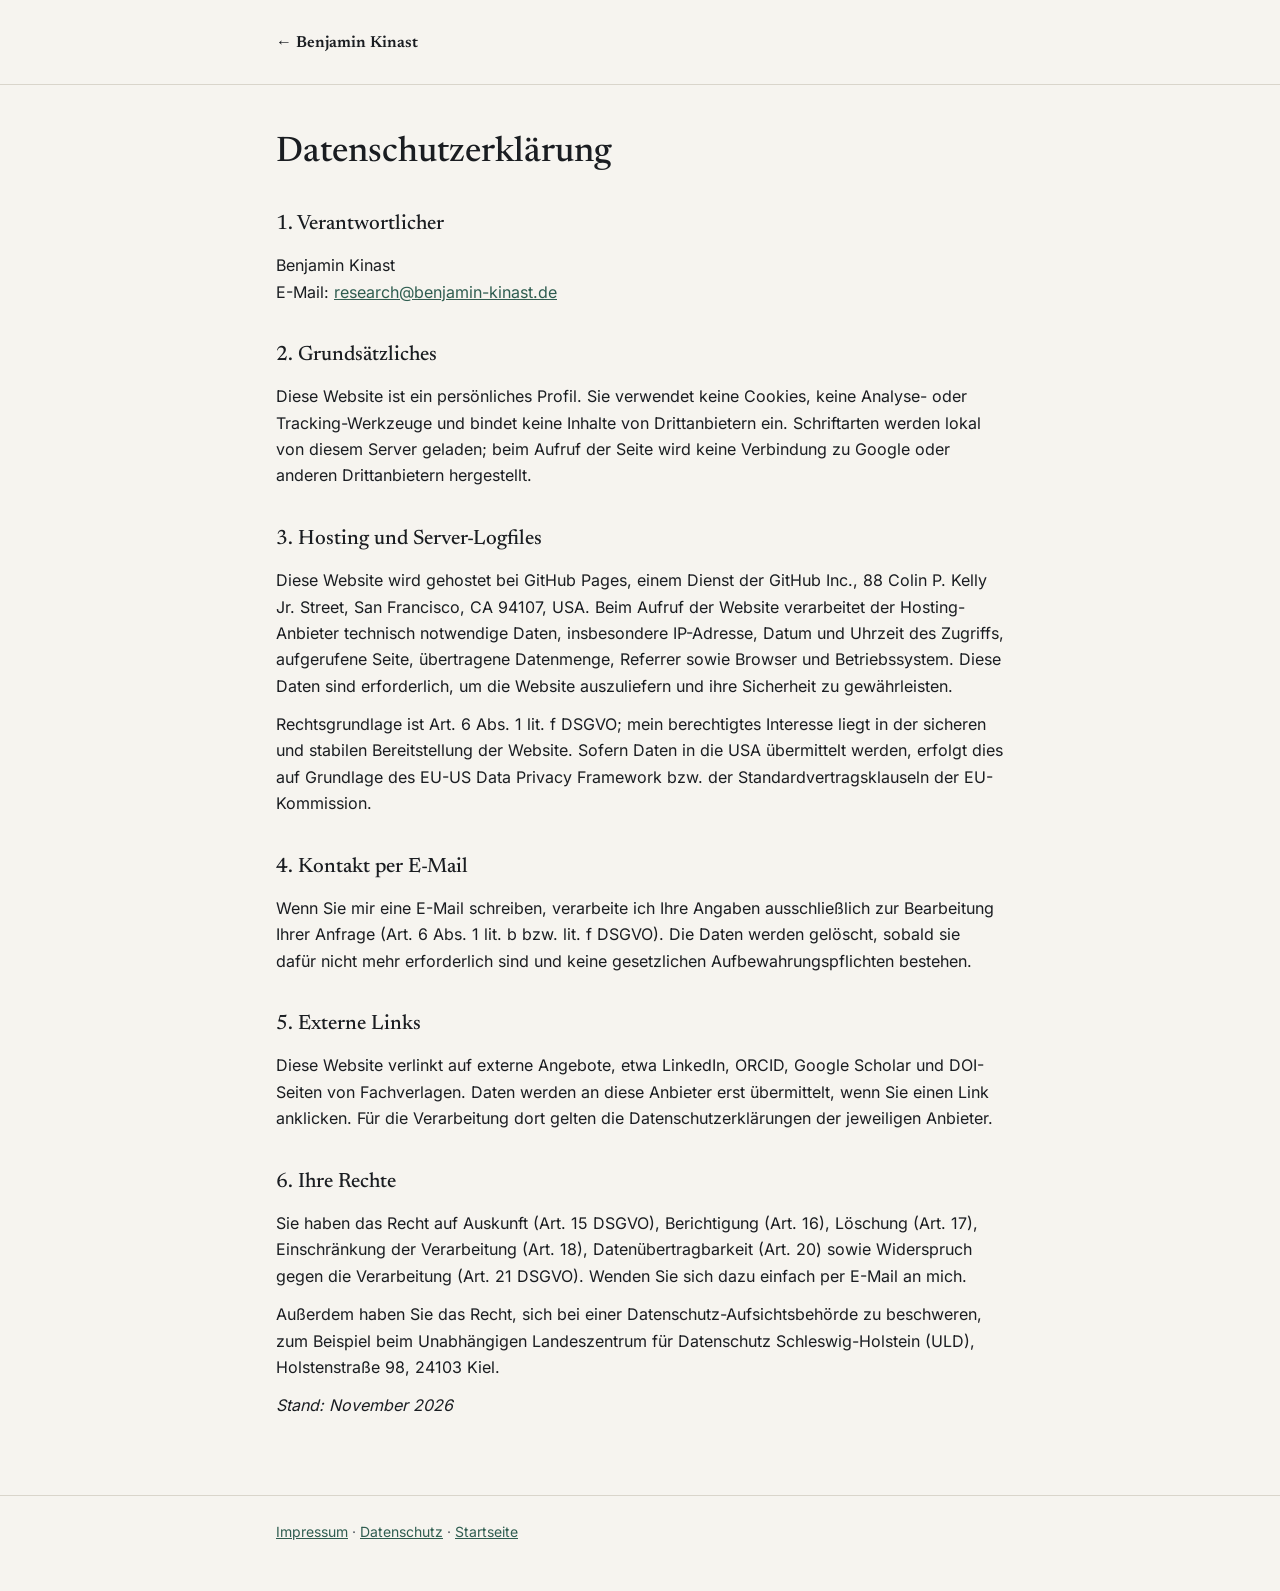
<file: datenschutz.html>
<!DOCTYPE html>
<html lang="de">
<head>
<meta charset="utf-8">
<meta name="viewport" content="width=device-width, initial-scale=1">
<meta name="robots" content="noindex">
<title>Datenschutzerklärung · Benjamin Kinast</title>
<link rel="icon" href="favicon.png">
<link rel="stylesheet" href="fonts/fonts.css">
<style>
  :root{--ink:#1a1d21;--ink-soft:#52585f;--paper:#f6f4ef;--line:#d9d5cb;--accent:#2f5d50;
    --display:"Newsreader",Georgia,serif;--body:"Inter",system-ui,sans-serif}
  *{box-sizing:border-box;margin:0;padding:0}
  body{background:var(--paper);color:var(--ink);font-family:var(--body);font-size:16px;line-height:1.65;-webkit-font-smoothing:antialiased}
  .wrap{max-width:760px;margin:0 auto;padding:0 16px}
  header{padding:28px 0;border-bottom:1px solid var(--line)}
  header a{font-family:var(--display);font-weight:600;font-size:16px;color:var(--ink);text-decoration:none}
  main{padding:48px 0 64px}
  h1{font-family:var(--display);font-weight:500;font-size:2.2rem;line-height:1.15;margin-bottom:28px}
  h2{font-family:var(--display);font-weight:500;font-size:1.3rem;margin:34px 0 10px}
  p,ul{margin-bottom:12px}
  ul{padding-left:20px}
  a{color:var(--accent)}
  .ph{background:#fff3c4;padding:0 4px}
  footer{border-top:1px solid var(--line);padding:24px 0 48px;font-size:14px;color:var(--ink-soft)}
</style>
</head>
<body>
<header><div class="wrap"><a href="index.html">← Benjamin Kinast</a></div></header>
<main><div class="wrap">
<h1>Datenschutzerklärung</h1>
<h2>1. Verantwortlicher</h2>
<p>Benjamin Kinast<br>
E-Mail: <a href="mailto:research@benjamin-kinast.de">research@benjamin-kinast.de</a></p>
<h2>2. Grundsätzliches</h2>
<p>Diese Website ist ein persönliches Profil. Sie verwendet keine Cookies, keine Analyse- oder Tracking-Werkzeuge und bindet keine Inhalte von Drittanbietern ein. Schriftarten werden lokal von diesem Server geladen; beim Aufruf der Seite wird keine Verbindung zu Google oder anderen Drittanbietern hergestellt.</p>
<h2>3. Hosting und Server-Logfiles</h2>
<p>Diese Website wird gehostet bei GitHub Pages, einem Dienst der GitHub Inc., 88 Colin P. Kelly Jr. Street, San Francisco, CA 94107, USA. Beim Aufruf der Website verarbeitet der Hosting-Anbieter technisch notwendige Daten, insbesondere IP-Adresse, Datum und Uhrzeit des Zugriffs, aufgerufene Seite, übertragene Datenmenge, Referrer sowie Browser und Betriebssystem. Diese Daten sind erforderlich, um die Website auszuliefern und ihre Sicherheit zu gewährleisten.</p>
<p>Rechtsgrundlage ist Art.&nbsp;6 Abs.&nbsp;1 lit.&nbsp;f DSGVO; mein berechtigtes Interesse liegt in der sicheren und stabilen Bereitstellung der Website. Sofern Daten in die USA übermittelt werden, erfolgt dies auf Grundlage des EU-US Data Privacy Framework bzw. der Standardvertragsklauseln der EU-Kommission.</p>
<h2>4. Kontakt per E-Mail</h2>
<p>Wenn Sie mir eine E-Mail schreiben, verarbeite ich Ihre Angaben ausschließlich zur Bearbeitung Ihrer Anfrage (Art.&nbsp;6 Abs.&nbsp;1 lit.&nbsp;b bzw. lit.&nbsp;f DSGVO). Die Daten werden gelöscht, sobald sie dafür nicht mehr erforderlich sind und keine gesetzlichen Aufbewahrungspflichten bestehen.</p>
<h2>5. Externe Links</h2>
<p>Diese Website verlinkt auf externe Angebote, etwa LinkedIn, ORCID, Google Scholar und DOI-Seiten von Fachverlagen. Daten werden an diese Anbieter erst übermittelt, wenn Sie einen Link anklicken. Für die Verarbeitung dort gelten die Datenschutzerklärungen der jeweiligen Anbieter.</p>
<h2>6. Ihre Rechte</h2>
<p>Sie haben das Recht auf Auskunft (Art.&nbsp;15 DSGVO), Berichtigung (Art.&nbsp;16), Löschung (Art.&nbsp;17), Einschränkung der Verarbeitung (Art.&nbsp;18), Datenübertragbarkeit (Art.&nbsp;20) sowie Widerspruch gegen die Verarbeitung (Art.&nbsp;21 DSGVO). Wenden Sie sich dazu einfach per E-Mail an mich.</p>
<p>Außerdem haben Sie das Recht, sich bei einer Datenschutz-Aufsichtsbehörde zu beschweren, zum Beispiel beim Unabhängigen Landeszentrum für Datenschutz Schleswig-Holstein (ULD), Holstenstraße 98, 24103 Kiel.</p>
<p><em>Stand: November 2026</em></p>
</div></main>
<footer><div class="wrap"><a href="impressum.html">Impressum</a> · <a href="datenschutz.html">Datenschutz</a> · <a href="index.html">Startseite</a></div></footer>
</body>
</html>
</file>
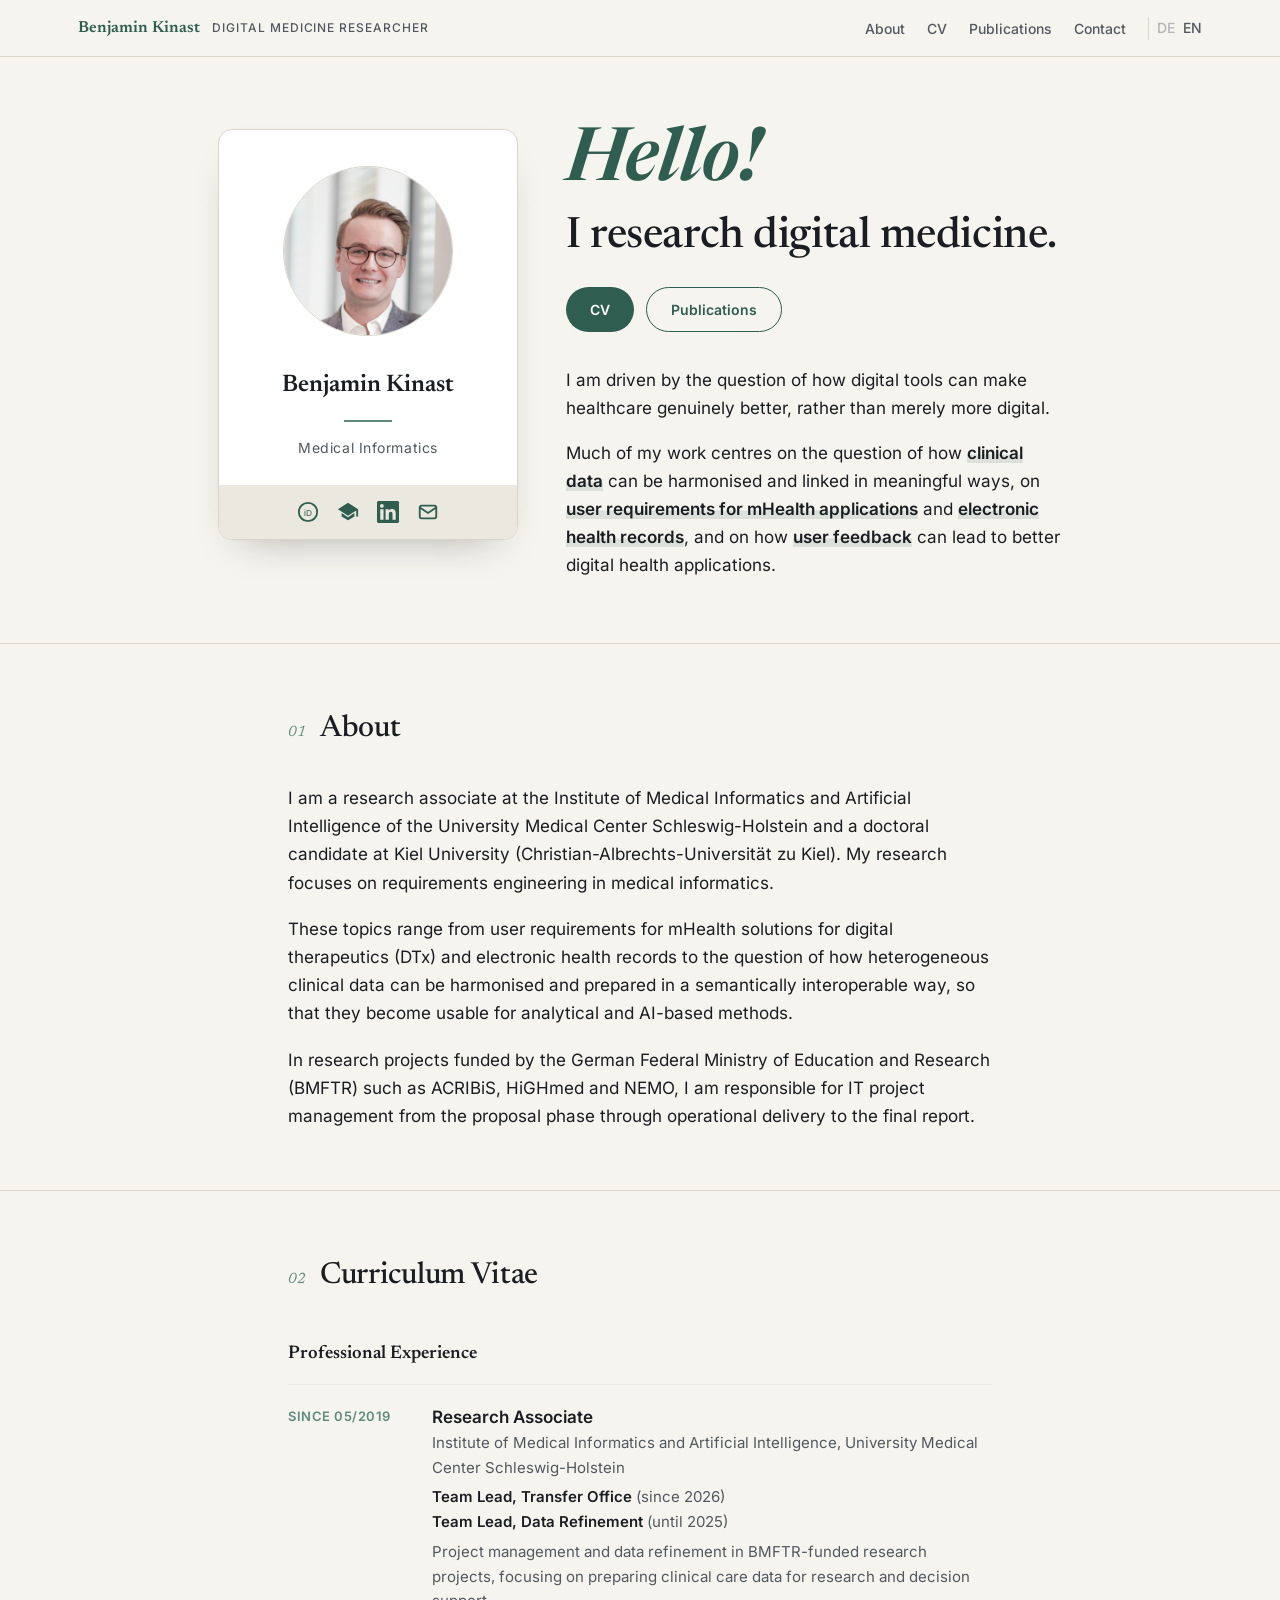
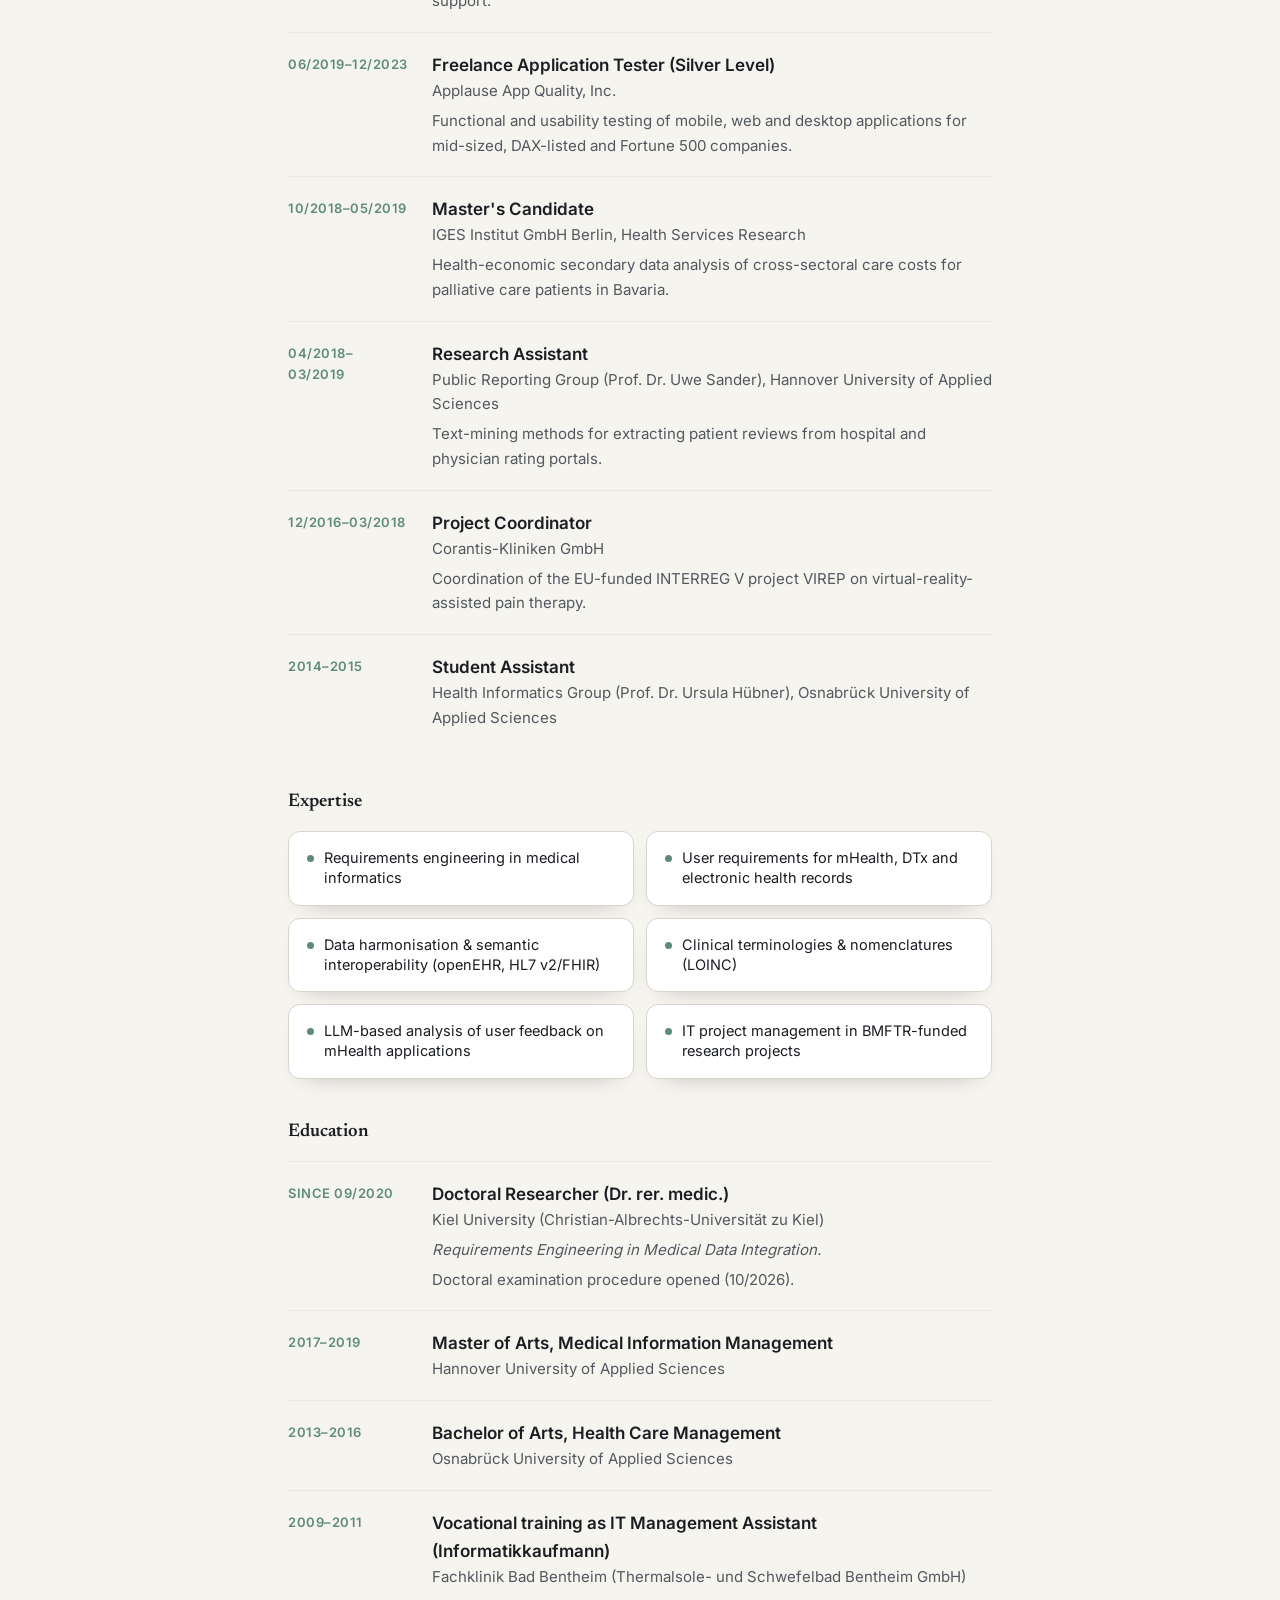
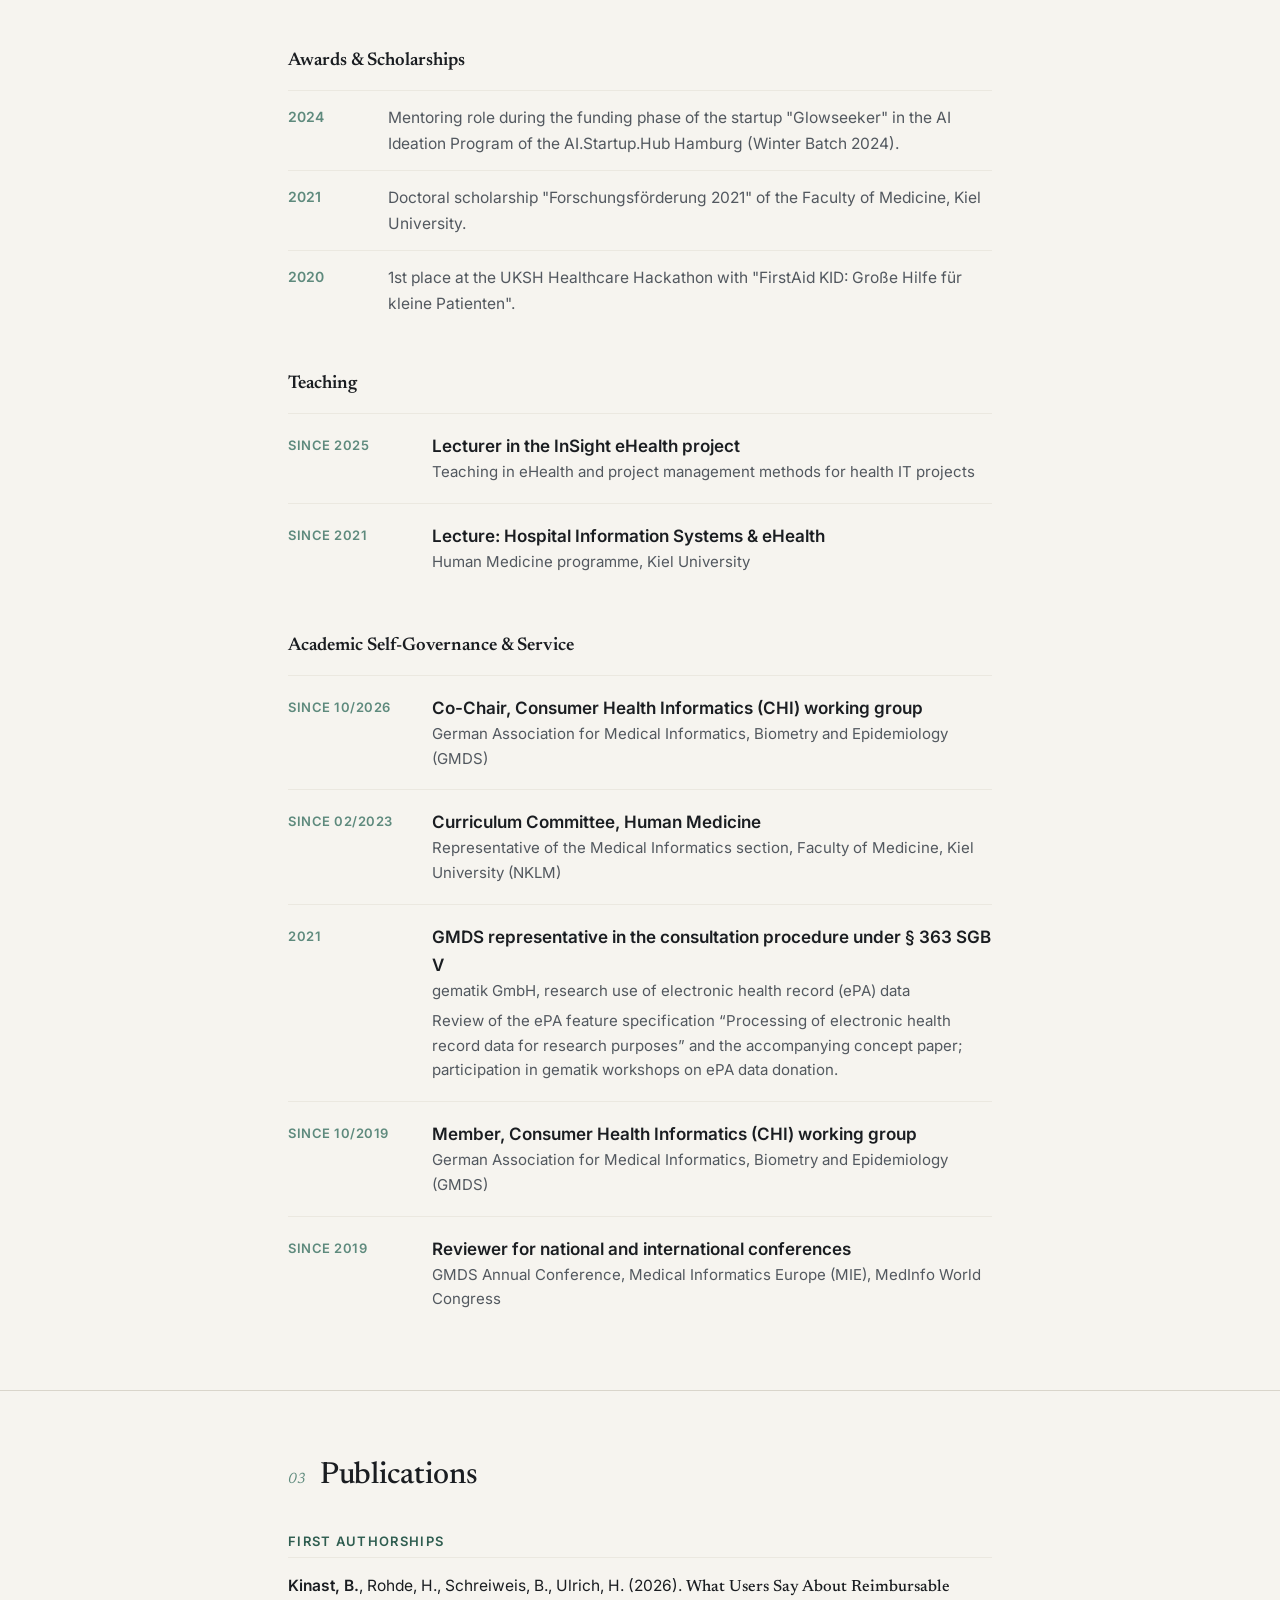
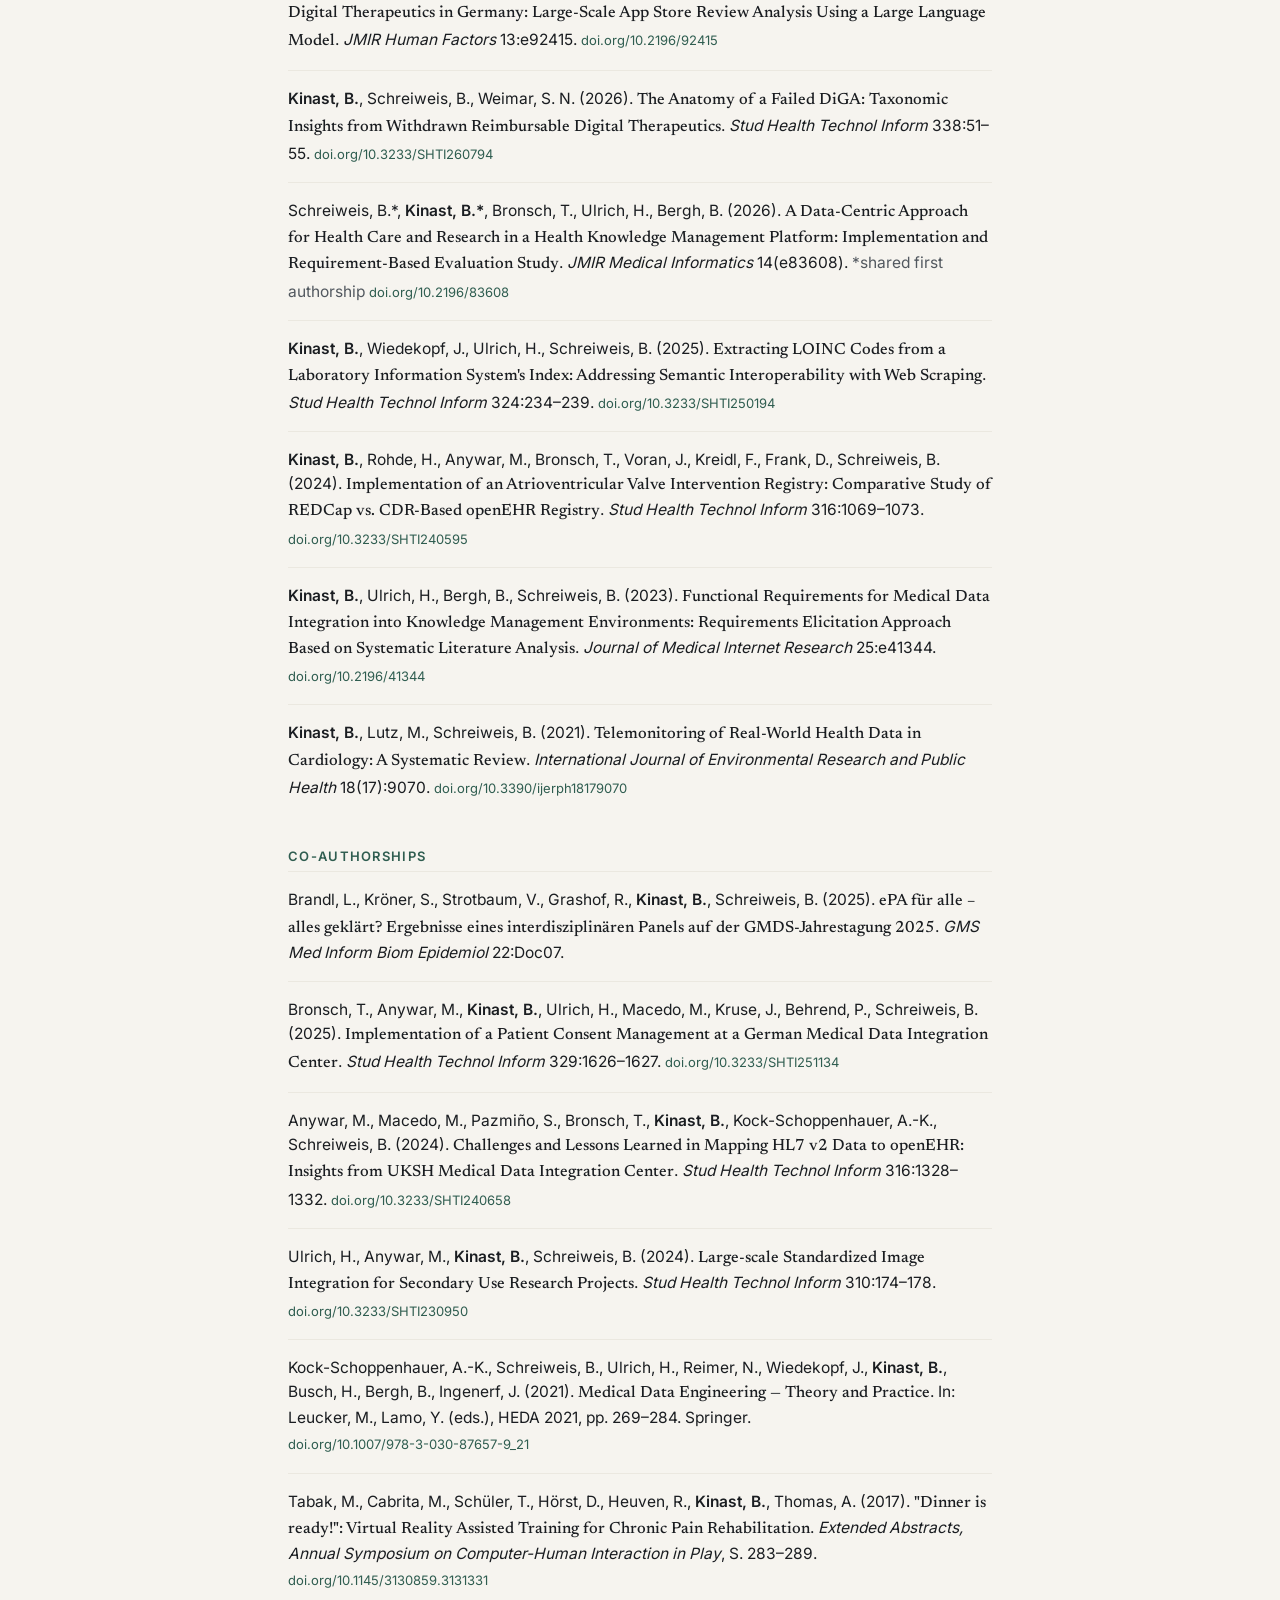
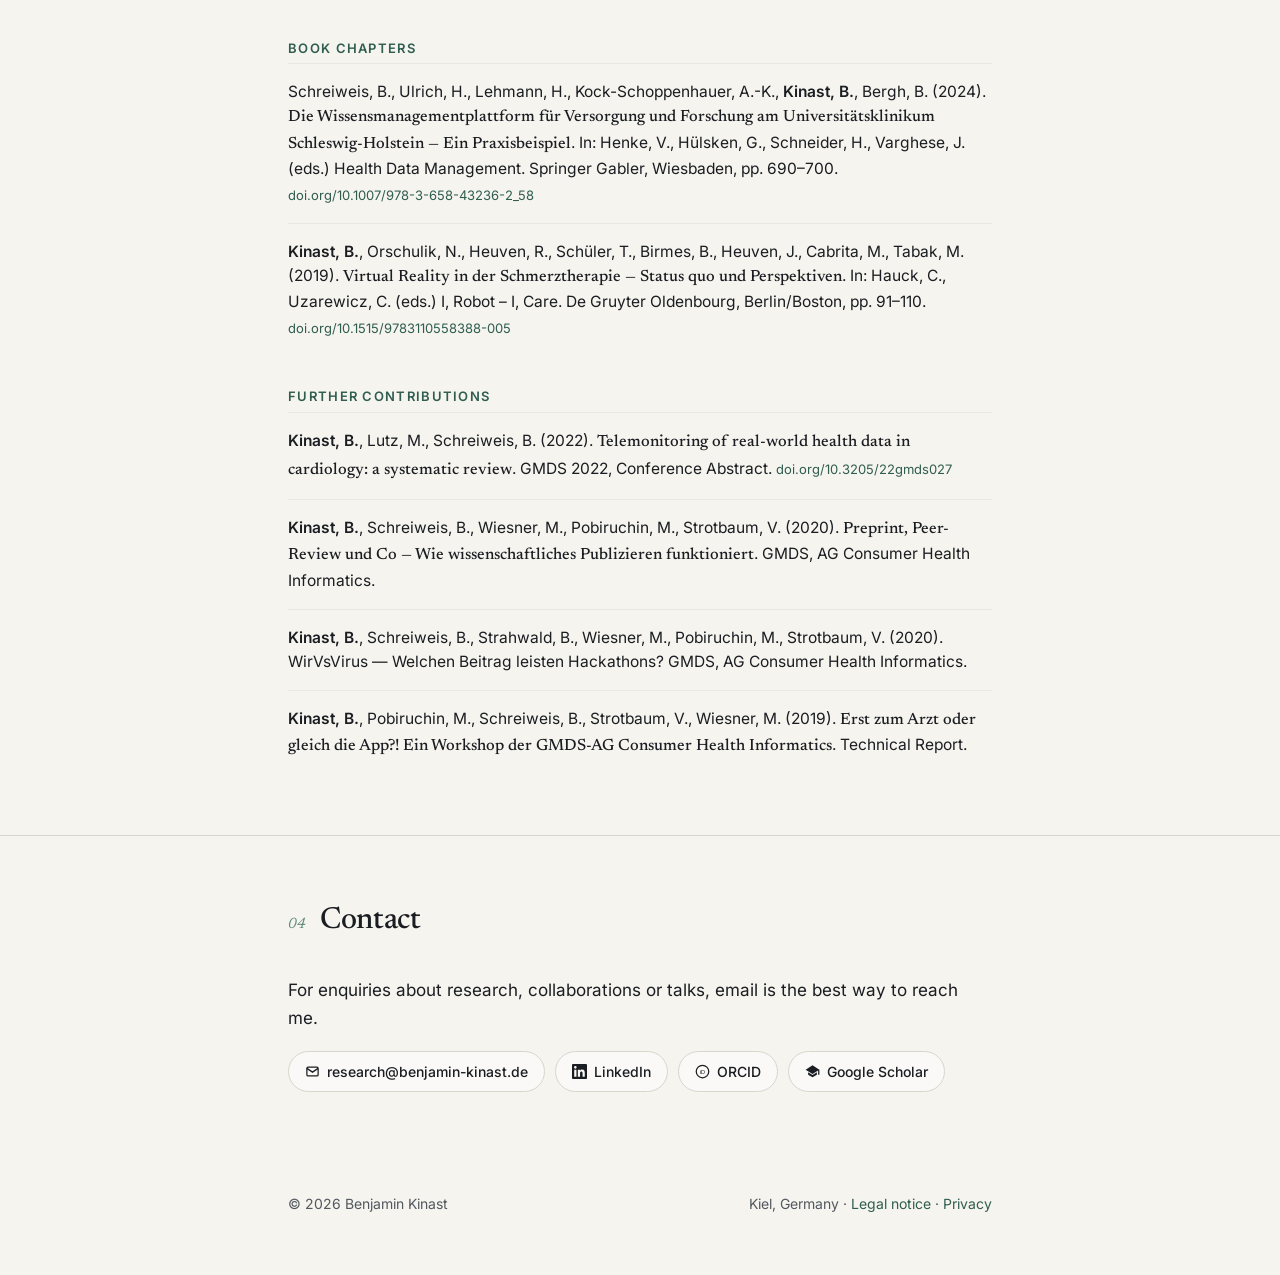
<file: en.html>
<!DOCTYPE html>
<html lang="en">
<head>
<meta charset="UTF-8">
<meta name="viewport" content="width=device-width, initial-scale=1.0">
<title>Benjamin Kinast — Medical Informatics</title>
<meta name="description" content="Benjamin Kinast, research associate at the Institute of Medical Informatics and Artificial Intelligence, UKSH. Requirements engineering, mHealth, data harmonisation and interoperability.">
<meta property="og:type" content="website">
<meta property="og:title" content="Benjamin Kinast — Medical Informatics">
<meta property="og:description" content="Requirements engineering, mHealth, data harmonisation and semantic interoperability in medical informatics.">
<meta property="og:url" content="https://www.benjamin-kinast.de">
<link rel="icon" type="image/x-icon" href="favicon.ico">
<link rel="icon" type="image/png" href="favicon.png">
<link rel="stylesheet" href="fonts/fonts.css">
<style>
  :root{
    --ink:#1a1d21;--ink-soft:#52585f;--paper:#f6f4ef;--paper-edge:#ebe8e0;
    --line:#d9d5cb;--accent:#2f5d50;--accent-soft:#5e8a7d;
    --display:"Newsreader", Georgia, serif;--body:"Inter", system-ui, sans-serif;--maxw:760px;
  }
  *{box-sizing:border-box;margin:0;padding:0}
  html{scroll-behavior:smooth}
  body{background:var(--paper);color:var(--ink);font-family:var(--body);font-size:17px;line-height:1.65;-webkit-font-smoothing:antialiased}
  a{color:var(--accent);text-decoration:none}
  a:hover{text-decoration:underline;text-underline-offset:3px}
  .wrap{max-width:var(--maxw);margin:0 auto;padding:0 28px}
  /* scroll offset so anchored sections clear the sticky nav */
  section[id], header[id]{scroll-margin-top:72px}

  nav.top{position:sticky;top:0;z-index:10;background:rgba(246,244,239,.82);backdrop-filter:blur(8px);border-bottom:1px solid var(--line)}
  nav.top .wrap{display:flex;justify-content:space-between;align-items:center;padding-top:15px;padding-bottom:15px;max-width:1180px}
  nav.top .name{font-family:var(--display);font-weight:600;font-size:16px}
  nav.top .name-title{font-family:var(--body);font-weight:500;font-size:12px;letter-spacing:.08em;text-transform:uppercase;color:var(--ink-soft);margin-left:8px}
  .hero-intro strong{font-weight:600;color:var(--ink);box-shadow:inset 0 -0.5em 0 rgba(94,138,125,.18)}
  nav.top .menu{display:flex;gap:22px}
  nav.top .menu a{font-size:14px;color:var(--ink-soft);font-weight:500}
  .lang-switch{display:inline-flex;gap:8px;align-items:center;padding-left:8px;border-left:1px solid var(--line)}
  .lang-switch a{font-size:17px;line-height:1;opacity:.4;transition:opacity .18s;text-decoration:none}
  .lang-switch a:hover{opacity:.8;text-decoration:none}
  .lang-switch a.lang-active{opacity:1}
  nav.top .menu a:hover{color:var(--accent);text-decoration:none}

  header{padding:72px 0 64px;border-bottom:1px solid var(--line)}
  header .wrap{max-width:900px}
  .eyebrow{font-size:13px;letter-spacing:.14em;text-transform:uppercase;color:var(--accent);font-weight:600;margin-bottom:22px}
  h1{font-family:var(--display);font-weight:500;font-size:clamp(1.9rem,4.8vw,2.7rem);line-height:1.1;letter-spacing:-.01em}

  .hero-grid{display:grid;grid-template-columns:300px 1fr;gap:48px;align-items:start}

  /* index card (left) */
  .id-card{background:#fff;border:1px solid var(--line);border-radius:14px;padding:36px 28px 0;text-align:center;box-shadow:0 18px 40px -24px rgba(26,29,33,.4)}
  .portrait{width:170px;height:170px;border-radius:50%;object-fit:cover;background:var(--paper-edge);border:1px solid var(--line);margin:0 auto}
  .id-name{font-family:var(--display);font-weight:600;font-size:1.5rem;margin-top:22px}
  .id-rule{width:48px;height:2px;background:var(--accent-soft);margin:14px auto}
  .id-role{font-size:14px;letter-spacing:.04em;color:var(--ink-soft);padding-bottom:26px}
  .id-icons{display:flex;justify-content:center;gap:18px;background:var(--paper-edge);margin:0 -28px;padding:16px;border-radius:0 0 14px 14px}
  .id-icons a{color:var(--accent)}
  .id-icons a:hover{color:var(--ink)}
  .id-icons svg{width:22px;height:22px;display:block}

  /* hero main (right) */
  .greet{font-family:var(--display);font-style:italic;font-weight:600;font-size:clamp(3rem,7vw,4.6rem);line-height:.95;color:var(--accent);margin-bottom:14px}
  .hero-main h1{margin-bottom:26px}
  .hero-cta{display:flex;gap:12px;margin-bottom:34px}
  .hero-cta a{display:inline-flex;align-items:center;font-size:14px;font-weight:600;color:#fff;background:var(--accent);padding:10px 24px;border-radius:100px;transition:background .18s}
  .hero-cta a:hover{text-decoration:none;background:#264a40}
  .hero-cta a:last-child{color:var(--accent);background:transparent;border:1px solid var(--accent)}
  .hero-cta a:last-child:hover{background:rgba(47,93,80,.07)}
  .hero-intro p{margin-bottom:1em}
  .hero-intro p:last-child{margin-bottom:0}

  .links{display:flex;flex-wrap:wrap;gap:10px;margin-top:30px}
  .links a{display:inline-flex;align-items:center;gap:7px;font-size:14px;font-weight:500;color:var(--ink);border:1px solid var(--line);padding:7px 14px;border-radius:100px;background:rgba(255,255,255,.5);transition:border-color .18s, background .18s}
  .links a:hover{text-decoration:none;border-color:var(--accent-soft);background:#fff}
  .links svg{width:15px;height:15px;flex:0 0 15px}

  section{padding:60px 0;border-bottom:1px solid var(--line)}
  section:last-of-type{border-bottom:none}
  .sec-head{display:flex;align-items:baseline;gap:14px;margin-bottom:30px}
  .sec-num{font-family:var(--display);font-size:15px;color:var(--accent-soft);font-style:italic}
  h2{font-family:var(--display);font-weight:500;font-size:1.9rem;letter-spacing:-.01em}
  section p{margin-bottom:1.1em;color:var(--ink)}
  section p:last-child{margin-bottom:0}
  .muted{color:var(--ink-soft)}

  .subhead{font-family:var(--display);font-weight:600;font-size:1.15rem;margin:38px 0 14px}
  .subhead:first-of-type{margin-top:0}

  /* timeline rows for Werdegang, Ausbildung, Lehre */
  .tl-item{display:grid;grid-template-columns:120px 1fr;gap:24px;padding:18px 0;border-top:1px solid var(--paper-edge)}
  .tl-item:first-of-type{border-top:none}
  .tl-period{font-size:13px;font-weight:600;letter-spacing:.04em;color:var(--accent-soft);text-transform:uppercase;padding-top:3px}
  .tl-body .role{font-weight:600}
  .tl-body .place{color:var(--ink-soft);font-size:15px}
  .tl-body p{color:var(--ink-soft);font-size:15px;margin-top:5px;margin-bottom:0}
  .tl-body .thesis{font-style:italic}
  .tl-body p strong{color:var(--ink);font-weight:600}

  /* compact skills list */
  .skills{display:flex;flex-wrap:wrap;gap:12px;margin-top:6px}
  .skill{background:#fff;border:1px solid var(--line);border-radius:12px;padding:16px 18px;font-size:14.5px;line-height:1.4;flex:1 1 calc(50% - 12px);min-width:220px;box-shadow:0 10px 24px -18px rgba(26,29,33,.45);display:flex;align-items:flex-start;gap:10px}
  .skill::before{content:"";flex:0 0 7px;height:7px;margin-top:7px;border-radius:50%;background:var(--accent-soft)}

  /* awards */
  .award-item{display:grid;grid-template-columns:80px 1fr;gap:20px;padding:14px 0;border-top:1px solid var(--paper-edge)}
  .award-item:first-of-type{border-top:none}
  .award-year{font-size:14px;font-weight:600;color:var(--accent-soft)}
  .award-body{font-size:15.5px;color:var(--ink-soft)}

  /* PDF download button */
  .dl{margin-top:30px}
  .dl a{display:inline-flex;align-items:center;gap:8px;font-size:14px;font-weight:600;color:#fff;background:var(--accent);padding:10px 18px;border-radius:100px;transition:background .18s}
  .dl a:hover{text-decoration:none;background:#264a40}
  .dl svg{width:15px;height:15px}

  /* publications */
  .pub-group-title{font-size:13px;letter-spacing:.1em;text-transform:uppercase;color:var(--accent);font-weight:600;margin:30px 0 4px}
  .pub-group-title:first-of-type{margin-top:0}
  .pub{padding:16px 0;border-top:1px solid var(--paper-edge);font-size:15.5px;line-height:1.55}
  .pub .self{font-weight:600}
  .pub em{font-style:italic}
  .pub-title{font-family:var(--display);font-weight:500;font-size:1.05em;color:var(--ink)}
  .pub .doi{display:inline-block;margin-top:4px;font-size:13px}

  /* sailing dummy */
  .sailing-item{padding:18px 0;border-top:1px solid var(--paper-edge)}
  .contact-links{display:flex;flex-wrap:wrap;gap:10px;margin-top:8px}
  .contact-links a{display:inline-flex;align-items:center;gap:7px;font-size:14px;font-weight:500;color:var(--ink);border:1px solid var(--line);padding:8px 16px;border-radius:100px;background:rgba(255,255,255,.5);transition:border-color .18s,background .18s}
  .contact-links a:hover{text-decoration:none;border-color:var(--accent-soft);background:#fff}
  .contact-links svg{width:15px;height:15px;flex:0 0 15px}
  .sailing-item:first-child{border-top:none}
  .sailing-item h3{font-family:var(--display);font-weight:500;font-size:1.2rem;margin-bottom:6px}
  .dummy{display:inline-block;font-size:12px;letter-spacing:.06em;text-transform:uppercase;color:var(--accent);background:rgba(94,138,125,.12);border:1px solid var(--line);border-radius:5px;padding:3px 9px;margin-bottom:22px}

  footer{padding:40px 0 60px}
  footer .wrap{display:flex;justify-content:space-between;flex-wrap:wrap;gap:14px;font-size:14px;color:var(--ink-soft)}

  @media (max-width:720px){
    .hero-grid{grid-template-columns:1fr;gap:32px;max-width:420px;margin:0 auto}
  }
  @media (max-width:560px){
    nav.top .menu{gap:16px}
    nav.top .name-title{display:none}
    .tl-item,.award-item{grid-template-columns:1fr;gap:6px}
    .tl-period{padding-top:0}
    .skills{grid-template-columns:1fr}
    header{padding:50px 0 48px}
  }
  @media (prefers-reduced-motion:reduce){html{scroll-behavior:auto}}
</style>
</head>
<body>

<nav class="top">
  <div class="wrap">
    <a class="name" href="#top">Benjamin Kinast <span class="name-title">Digital Medicine Researcher</span></a>
    <div class="menu">
      <a href="#about">About</a>
      <a href="#cv">CV</a>
      <a href="#publications">Publications</a>
      <a href="#kontakt">Contact</a>
      <span class="lang-switch"><a href="/">DE</a><a href="en.html" class="lang-active">EN</a></span>
    </div>
  </div>
</nav>

<header id="top">
  <div class="wrap">
    <div class="hero-grid">

      <aside class="id-card">
        <img class="portrait" src="portrait.jpg" alt="Porträt von Benjamin Kinast">
        <div class="id-name">Benjamin Kinast</div>
        <div class="id-rule"></div>
        <div class="id-role">Medical Informatics</div>
        <div class="id-icons">
          <a href="https://orcid.org/0000-0003-2554-4381" target="_blank" rel="noopener" aria-label="ORCID">
            <svg viewBox="0 0 24 24" fill="none" stroke="currentColor" stroke-width="2"><circle cx="12" cy="12" r="10"/><text x="12" y="16" font-size="9" text-anchor="middle" fill="currentColor" font-family="sans-serif" stroke="none">iD</text></svg>
          </a>
          <a href="https://scholar.google.com/citations?hl=en&user=Z05rTXoAAAAJ" target="_blank" rel="noopener" aria-label="Google Scholar">
            <svg viewBox="0 0 24 24" fill="currentColor"><path d="M12 2 1 9l11 7 9-5.7V17h2V9zM5 13.2V17l7 4 7-4v-3.8l-7 4.4z"/></svg>
          </a>
          <a href="https://www.linkedin.com/in/benjaminkinast" target="_blank" rel="noopener" aria-label="LinkedIn">
            <svg viewBox="0 0 24 24" fill="currentColor"><path d="M20.45 20.45h-3.56v-5.57c0-1.33-.02-3.04-1.85-3.04-1.85 0-2.14 1.45-2.14 2.94v5.67H9.35V9h3.41v1.56h.05c.48-.9 1.63-1.85 3.36-1.85 3.6 0 4.27 2.37 4.27 5.45v6.29zM5.34 7.43a2.06 2.06 0 1 1 0-4.13 2.06 2.06 0 0 1 0 4.13zM7.12 20.45H3.55V9h3.57v11.45zM22.22 0H1.77C.79 0 0 .77 0 1.73v20.54C0 23.22.79 24 1.77 24h20.45c.98 0 1.78-.78 1.78-1.73V1.73C24 .77 23.2 0 22.22 0z"/></svg>
          </a>
          <a href="mailto:research@benjamin-kinast.de" aria-label="E-Mail">
            <svg viewBox="0 0 24 24" fill="none" stroke="currentColor" stroke-width="2"><rect x="3" y="5" width="18" height="14" rx="2"/><path d="m3 7 9 6 9-6"/></svg>
          </a>
        </div>
      </aside>

      <div class="hero-main">
        <p class="greet">Hello!</p>
        <h1>I research digital medicine.</h1>
        <div class="hero-cta">
          <a href="#cv">CV</a>
          <a href="#publications">Publications</a>
        </div>
        <div class="hero-intro">
          <p>I am driven by the question of how digital tools can make healthcare genuinely better, rather than merely more digital.</p>
          <p>Much of my work centres on the question of how <strong>clinical data</strong> can be harmonised and linked in meaningful ways, on <strong>user requirements for mHealth applications</strong> and <strong>electronic health records</strong>, and on how <strong>user feedback</strong> can lead to better digital health applications.</p>
        </div>
      </div>

    </div>
  </div>
</header>

<main>

  <section id="about">
    <div class="wrap">
      <div class="sec-head"><span class="sec-num">01</span><h2>About</h2></div>
      <p>I am a research associate at the Institute of Medical Informatics and Artificial Intelligence of the University Medical Center Schleswig-Holstein and a doctoral candidate at Kiel University (Christian-Albrechts-Universität zu Kiel). My research focuses on requirements engineering in medical informatics.</p>
      <p>These topics range from user requirements for mHealth solutions for digital therapeutics (DTx) and electronic health records to the question of how heterogeneous clinical data can be harmonised and prepared in a semantically interoperable way, so that they become usable for analytical and AI-based methods.</p>
      <p>In research projects funded by the German Federal Ministry of Education and Research (BMFTR) such as ACRIBiS, HiGHmed and NEMO, I am responsible for IT project management from the proposal phase through operational delivery to the final report.</p>
    </div>
  </section>

  <section id="cv">
    <div class="wrap">
      <div class="sec-head"><span class="sec-num">02</span><h2>Curriculum Vitae</h2></div>

      <div class="subhead">Professional Experience</div>
      <div class="tl-item">
        <div class="tl-period">since 05/2019</div>
        <div class="tl-body">
          <div class="role">Research Associate</div>
          <div class="place">Institute of Medical Informatics and Artificial Intelligence, University Medical Center Schleswig-Holstein</div>
          <p><strong>Team Lead, Transfer Office</strong> (since 2026)<br><strong>Team Lead, Data Refinement</strong> (until 2025)</p>
          <p>Project management and data refinement in BMFTR-funded research projects, focusing on preparing clinical care data for research and decision support.</p>
        </div>
      </div>
      <div class="tl-item">
        <div class="tl-period">06/2019–12/2023</div>
        <div class="tl-body">
          <div class="role">Freelance Application Tester (Silver Level)</div>
          <div class="place">Applause App Quality, Inc.</div>
          <p>Functional and usability testing of mobile, web and desktop applications for mid-sized, DAX-listed and Fortune 500 companies.</p>
        </div>
      </div>
      <div class="tl-item">
        <div class="tl-period">10/2018–05/2019</div>
        <div class="tl-body">
          <div class="role">Master's Candidate</div>
          <div class="place">IGES Institut GmbH Berlin, Health Services Research</div>
          <p>Health-economic secondary data analysis of cross-sectoral care costs for palliative care patients in Bavaria.</p>
        </div>
      </div>
      <div class="tl-item">
        <div class="tl-period">04/2018–03/2019</div>
        <div class="tl-body">
          <div class="role">Research Assistant</div>
          <div class="place">Public Reporting Group (Prof. Dr. Uwe Sander), Hannover University of Applied Sciences</div>
          <p>Text-mining methods for extracting patient reviews from hospital and physician rating portals.</p>
        </div>
      </div>
      <div class="tl-item">
        <div class="tl-period">12/2016–03/2018</div>
        <div class="tl-body">
          <div class="role">Project Coordinator</div>
          <div class="place">Corantis-Kliniken GmbH</div>
          <p>Coordination of the EU-funded INTERREG V project VIREP on virtual-reality-assisted pain therapy.</p>
        </div>
      </div>
      <div class="tl-item">
        <div class="tl-period">2014–2015</div>
        <div class="tl-body">
          <div class="role">Student Assistant</div>
          <div class="place">Health Informatics Group (Prof. Dr. Ursula Hübner), Osnabrück University of Applied Sciences</div>
        </div>
      </div>

      <div class="subhead">Expertise</div>
      <div class="skills">
        <div class="skill">Requirements engineering in medical informatics</div>
        <div class="skill">User requirements for mHealth, DTx and electronic health records</div>
        <div class="skill">Data harmonisation & semantic interoperability (openEHR, HL7 v2/FHIR)</div>
        <div class="skill">Clinical terminologies & nomenclatures (LOINC)</div>
        <div class="skill">LLM-based analysis of user feedback on mHealth applications</div>
        <div class="skill">IT project management in BMFTR-funded research projects</div>
      </div>

      <div class="subhead">Education</div>
      <div class="tl-item">
        <div class="tl-period">since 09/2020</div>
        <div class="tl-body">
          <div class="role">Doctoral Researcher (Dr. rer. medic.)</div>
          <div class="place">Kiel University (Christian-Albrechts-Universität zu Kiel)</div>
          <p class="thesis">Requirements Engineering in Medical Data Integration.</p>
          <p>Doctoral examination procedure opened (10/2026).</p>
        </div>
      </div>
      <div class="tl-item">
        <div class="tl-period">2017–2019</div>
        <div class="tl-body">
          <div class="role">Master of Arts, Medical Information Management</div>
          <div class="place">Hannover University of Applied Sciences</div>
        </div>
      </div>
      <div class="tl-item">
        <div class="tl-period">2013–2016</div>
        <div class="tl-body">
          <div class="role">Bachelor of Arts, Health Care Management</div>
          <div class="place">Osnabrück University of Applied Sciences</div>
        </div>
      </div>
      <div class="tl-item">
        <div class="tl-period">2009–2011</div>
        <div class="tl-body">
          <div class="role">Vocational training as IT Management Assistant (Informatikkaufmann)</div>
          <div class="place">Fachklinik Bad Bentheim (Thermalsole- und Schwefelbad Bentheim GmbH)</div>
        </div>
      </div>

      <div class="subhead">Awards &amp; Scholarships</div>
      <div class="award-item">
        <div class="award-year">2024</div>
        <div class="award-body">Mentoring role during the funding phase of the startup "Glowseeker" in the AI Ideation Program of the AI.Startup.Hub Hamburg (Winter Batch 2024).</div>
      </div>
      <div class="award-item">
        <div class="award-year">2021</div>
        <div class="award-body">Doctoral scholarship "Forschungsförderung 2021" of the Faculty of Medicine, Kiel University.</div>
      </div>
      <div class="award-item">
        <div class="award-year">2020</div>
        <div class="award-body">1st place at the UKSH Healthcare Hackathon with "FirstAid KID: Große Hilfe für kleine Patienten".</div>
      </div>

      <div class="subhead">Teaching</div>
      <div class="tl-item">
        <div class="tl-period">since 2025</div>
        <div class="tl-body">
          <div class="role">Lecturer in the InSight eHealth project</div>
          <div class="place">Teaching in eHealth and project management methods for health IT projects</div>
        </div>
      </div>
      <div class="tl-item">
        <div class="tl-period">since 2021</div>
        <div class="tl-body">
          <div class="role">Lecture: Hospital Information Systems &amp; eHealth</div>
          <div class="place">Human Medicine programme, Kiel University</div>
        </div>
      </div>

      <div class="subhead">Academic Self-Governance &amp; Service</div>
      <div class="tl-item">
        <div class="tl-period">since 10/2026</div>
        <div class="tl-body">
          <div class="role">Co-Chair, Consumer Health Informatics (CHI) working group</div>
          <div class="place">German Association for Medical Informatics, Biometry and Epidemiology (GMDS)</div>
        </div>
      </div>
      <div class="tl-item">
        <div class="tl-period">since 02/2023</div>
        <div class="tl-body">
          <div class="role">Curriculum Committee, Human Medicine</div>
          <div class="place">Representative of the Medical Informatics section, Faculty of Medicine, Kiel University (NKLM)</div>
        </div>
      </div>
      <div class="tl-item">
        <div class="tl-period">2021</div>
        <div class="tl-body">
          <div class="role">GMDS representative in the consultation procedure under § 363 SGB V</div>
          <div class="place">gematik GmbH, research use of electronic health record (ePA) data</div>
          <p>Review of the ePA feature specification “Processing of electronic health record data for research purposes” and the accompanying concept paper; participation in gematik workshops on ePA data donation.</p>
        </div>
      </div>
      <div class="tl-item">
        <div class="tl-period">since 10/2019</div>
        <div class="tl-body">
          <div class="role">Member, Consumer Health Informatics (CHI) working group</div>
          <div class="place">German Association for Medical Informatics, Biometry and Epidemiology (GMDS)</div>
        </div>
      </div>
      <div class="tl-item">
        <div class="tl-period">since 2019</div>
        <div class="tl-body">
          <div class="role">Reviewer for national and international conferences</div>
          <div class="place">GMDS Annual Conference, Medical Informatics Europe (MIE), MedInfo World Congress</div>
        </div>
      </div>

    </div>
  </section>

  <section id="publications">
    <div class="wrap">
      <div class="sec-head"><span class="sec-num">03</span><h2>Publications</h2></div>

      <div class="pub-group-title">First Authorships</div>
      <div class="pub"><span class="self">Kinast, B.</span>, Rohde, H., Schreiweis, B., Ulrich, H. (2026). <span class="pub-title">What Users Say About Reimbursable Digital Therapeutics in Germany: Large-Scale App Store Review Analysis Using a Large Language Model</span>. <em>JMIR Human Factors</em> 13:e92415. <a class="doi" href="https://doi.org/10.2196/92415" target="_blank" rel="noopener">doi.org/10.2196/92415</a></div>
      <div class="pub"><span class="self">Kinast, B.</span>, Schreiweis, B., Weimar, S. N. (2026). <span class="pub-title">The Anatomy of a Failed DiGA: Taxonomic Insights from Withdrawn Reimbursable Digital Therapeutics</span>. <em>Stud Health Technol Inform</em> 338:51–55. <a class="doi" href="https://doi.org/10.3233/SHTI260794" target="_blank" rel="noopener">doi.org/10.3233/SHTI260794</a></div>
      <div class="pub">Schreiweis, B.*, <span class="self">Kinast, B.*</span>, Bronsch, T., Ulrich, H., Bergh, B. (2026). <span class="pub-title">A Data-Centric Approach for Health Care and Research in a Health Knowledge Management Platform: Implementation and Requirement-Based Evaluation Study</span>. <em>JMIR Medical Informatics</em> 14(e83608). <span class="muted">*shared first authorship</span> <a class="doi" href="https://doi.org/10.2196/83608" target="_blank" rel="noopener">doi.org/10.2196/83608</a></div>
      <div class="pub"><span class="self">Kinast, B.</span>, Wiedekopf, J., Ulrich, H., Schreiweis, B. (2025). <span class="pub-title">Extracting LOINC Codes from a Laboratory Information System's Index: Addressing Semantic Interoperability with Web Scraping</span>. <em>Stud Health Technol Inform</em> 324:234–239. <a class="doi" href="https://doi.org/10.3233/SHTI250194" target="_blank" rel="noopener">doi.org/10.3233/SHTI250194</a></div>
      <div class="pub"><span class="self">Kinast, B.</span>, Rohde, H., Anywar, M., Bronsch, T., Voran, J., Kreidl, F., Frank, D., Schreiweis, B. (2024). <span class="pub-title">Implementation of an Atrioventricular Valve Intervention Registry: Comparative Study of REDCap vs. CDR-Based openEHR Registry</span>. <em>Stud Health Technol Inform</em> 316:1069–1073. <a class="doi" href="https://doi.org/10.3233/SHTI240595" target="_blank" rel="noopener">doi.org/10.3233/SHTI240595</a></div>
      <div class="pub"><span class="self">Kinast, B.</span>, Ulrich, H., Bergh, B., Schreiweis, B. (2023). <span class="pub-title">Functional Requirements for Medical Data Integration into Knowledge Management Environments: Requirements Elicitation Approach Based on Systematic Literature Analysis</span>. <em>Journal of Medical Internet Research</em> 25:e41344. <a class="doi" href="https://doi.org/10.2196/41344" target="_blank" rel="noopener">doi.org/10.2196/41344</a></div>
      <div class="pub"><span class="self">Kinast, B.</span>, Lutz, M., Schreiweis, B. (2021). <span class="pub-title">Telemonitoring of Real-World Health Data in Cardiology: A Systematic Review</span>. <em>International Journal of Environmental Research and Public Health</em> 18(17):9070. <a class="doi" href="https://doi.org/10.3390/ijerph18179070" target="_blank" rel="noopener">doi.org/10.3390/ijerph18179070</a></div>

      <div class="pub-group-title">Co-Authorships</div>
      <div class="pub">Brandl, L., Kröner, S., Strotbaum, V., Grashof, R., <span class="self">Kinast, B.</span>, Schreiweis, B. (2025). <span class="pub-title">ePA für alle – alles geklärt? Ergebnisse eines interdisziplinären Panels auf der GMDS-Jahrestagung 2025</span>. <em>GMS Med Inform Biom Epidemiol</em> 22:Doc07.</div>
      <div class="pub">Bronsch, T., Anywar, M., <span class="self">Kinast, B.</span>, Ulrich, H., Macedo, M., Kruse, J., Behrend, P., Schreiweis, B. (2025). <span class="pub-title">Implementation of a Patient Consent Management at a German Medical Data Integration Center</span>. <em>Stud Health Technol Inform</em> 329:1626–1627. <a class="doi" href="https://doi.org/10.3233/SHTI251134" target="_blank" rel="noopener">doi.org/10.3233/SHTI251134</a></div>
      <div class="pub">Anywar, M., Macedo, M., Pazmiño, S., Bronsch, T., <span class="self">Kinast, B.</span>, Kock-Schoppenhauer, A.-K., Schreiweis, B. (2024). <span class="pub-title">Challenges and Lessons Learned in Mapping HL7 v2 Data to openEHR: Insights from UKSH Medical Data Integration Center</span>. <em>Stud Health Technol Inform</em> 316:1328–1332. <a class="doi" href="https://doi.org/10.3233/SHTI240658" target="_blank" rel="noopener">doi.org/10.3233/SHTI240658</a></div>
      <div class="pub">Ulrich, H., Anywar, M., <span class="self">Kinast, B.</span>, Schreiweis, B. (2024). <span class="pub-title">Large-scale Standardized Image Integration for Secondary Use Research Projects</span>. <em>Stud Health Technol Inform</em> 310:174–178. <a class="doi" href="https://doi.org/10.3233/SHTI230950" target="_blank" rel="noopener">doi.org/10.3233/SHTI230950</a></div>
      <div class="pub">Kock-Schoppenhauer, A.-K., Schreiweis, B., Ulrich, H., Reimer, N., Wiedekopf, J., <span class="self">Kinast, B.</span>, Busch, H., Bergh, B., Ingenerf, J. (2021). <span class="pub-title">Medical Data Engineering — Theory and Practice</span>. In: Leucker, M., Lamo, Y. (eds.), HEDA 2021, pp. 269–284. Springer. <a class="doi" href="https://doi.org/10.1007/978-3-030-87657-9_21" target="_blank" rel="noopener">doi.org/10.1007/978-3-030-87657-9_21</a></div>
      <div class="pub">Tabak, M., Cabrita, M., Schüler, T., Hörst, D., Heuven, R., <span class="self">Kinast, B.</span>, Thomas, A. (2017). <span class="pub-title">"Dinner is ready!": Virtual Reality Assisted Training for Chronic Pain Rehabilitation</span>. <em>Extended Abstracts, Annual Symposium on Computer-Human Interaction in Play</em>, S. 283–289. <a class="doi" href="https://doi.org/10.1145/3130859.3131331" target="_blank" rel="noopener">doi.org/10.1145/3130859.3131331</a></div>

      <div class="pub-group-title">Book Chapters</div>
      <div class="pub">Schreiweis, B., Ulrich, H., Lehmann, H., Kock-Schoppenhauer, A.-K., <span class="self">Kinast, B.</span>, Bergh, B. (2024). <span class="pub-title">Die Wissensmanagementplattform für Versorgung und Forschung am Universitätsklinikum Schleswig-Holstein — Ein Praxisbeispiel</span>. In: Henke, V., Hülsken, G., Schneider, H., Varghese, J. (eds.) Health Data Management. Springer Gabler, Wiesbaden, pp. 690–700. <a class="doi" href="https://doi.org/10.1007/978-3-658-43236-2_58" target="_blank" rel="noopener">doi.org/10.1007/978-3-658-43236-2_58</a></div>
      <div class="pub"><span class="self">Kinast, B.</span>, Orschulik, N., Heuven, R., Schüler, T., Birmes, B., Heuven, J., Cabrita, M., Tabak, M. (2019). <span class="pub-title">Virtual Reality in der Schmerztherapie — Status quo und Perspektiven</span>. In: Hauck, C., Uzarewicz, C. (eds.) I, Robot – I, Care. De Gruyter Oldenbourg, Berlin/Boston, pp. 91–110. <a class="doi" href="https://doi.org/10.1515/9783110558388-005" target="_blank" rel="noopener">doi.org/10.1515/9783110558388-005</a></div>

      <div class="pub-group-title">Further Contributions</div>
      <div class="pub"><span class="self">Kinast, B.</span>, Lutz, M., Schreiweis, B. (2022). <span class="pub-title">Telemonitoring of real-world health data in cardiology: a systematic review</span>. GMDS 2022, Conference Abstract. <a class="doi" href="https://doi.org/10.3205/22gmds027" target="_blank" rel="noopener">doi.org/10.3205/22gmds027</a></div>
      <div class="pub"><span class="self">Kinast, B.</span>, Schreiweis, B., Wiesner, M., Pobiruchin, M., Strotbaum, V. (2020). <span class="pub-title">Preprint, Peer-Review und Co — Wie wissenschaftliches Publizieren funktioniert</span>. GMDS, AG Consumer Health Informatics.</div>
      <div class="pub"><span class="self">Kinast, B.</span>, Schreiweis, B., Strahwald, B., Wiesner, M., Pobiruchin, M., Strotbaum, V. (2020). WirVsVirus — Welchen Beitrag leisten Hackathons? GMDS, AG Consumer Health Informatics.</div>
      <div class="pub"><span class="self">Kinast, B.</span>, Pobiruchin, M., Schreiweis, B., Strotbaum, V., Wiesner, M. (2019). <span class="pub-title">Erst zum Arzt oder gleich die App?! Ein Workshop der GMDS-AG Consumer Health Informatics</span>. Technical Report.</div>
    </div>
  </section>


  <section id="kontakt">
    <div class="wrap">
      <div class="sec-head"><span class="sec-num">04</span><h2>Contact</h2></div>
      <p>For enquiries about research, collaborations or talks, email is the best way to reach me.</p>
      <div class="contact-links">
        <a href="mailto:research@benjamin-kinast.de">
          <svg viewBox="0 0 24 24" fill="none" stroke="currentColor" stroke-width="2"><rect x="3" y="5" width="18" height="14" rx="2"/><path d="m3 7 9 6 9-6"/></svg>
          research@benjamin-kinast.de
        </a>
        <a href="https://www.linkedin.com/in/benjaminkinast" target="_blank" rel="noopener">
          <svg viewBox="0 0 24 24" fill="currentColor"><path d="M20.45 20.45h-3.56v-5.57c0-1.33-.02-3.04-1.85-3.04-1.85 0-2.14 1.45-2.14 2.94v5.67H9.35V9h3.41v1.56h.05c.48-.9 1.63-1.85 3.36-1.85 3.6 0 4.27 2.37 4.27 5.45v6.29zM5.34 7.43a2.06 2.06 0 1 1 0-4.13 2.06 2.06 0 0 1 0 4.13zM7.12 20.45H3.55V9h3.57v11.45zM22.22 0H1.77C.79 0 0 .77 0 1.73v20.54C0 23.22.79 24 1.77 24h20.45c.98 0 1.78-.78 1.78-1.73V1.73C24 .77 23.2 0 22.22 0z"/></svg>
          LinkedIn
        </a>
        <a href="https://orcid.org/0000-0003-2554-4381" target="_blank" rel="noopener">
          <svg viewBox="0 0 24 24" fill="none" stroke="currentColor" stroke-width="2"><circle cx="12" cy="12" r="10"/><text x="12" y="16" font-size="9" text-anchor="middle" fill="currentColor" font-family="sans-serif" stroke="none">iD</text></svg>
          ORCID
        </a>
        <a href="https://scholar.google.com/citations?hl=en&user=Z05rTXoAAAAJ" target="_blank" rel="noopener">
          <svg viewBox="0 0 24 24" fill="currentColor"><path d="M12 2 1 9l11 7 9-5.7V17h2V9zM5 13.2V17l7 4 7-4v-3.8l-7 4.4z"/></svg>
          Google Scholar
        </a>
      </div>
    </div>
  </section>

</main>

<footer>
  <div class="wrap">
    <span>© <span id="y"></span> Benjamin Kinast</span>
    <span>Kiel, Germany · <a href="legal-notice.html">Legal notice</a> · <a href="privacy.html">Privacy</a></span>
  </div>
</footer>

<script>document.getElementById('y').textContent=new Date().getFullYear();</script>

</body>
</html>
</file>
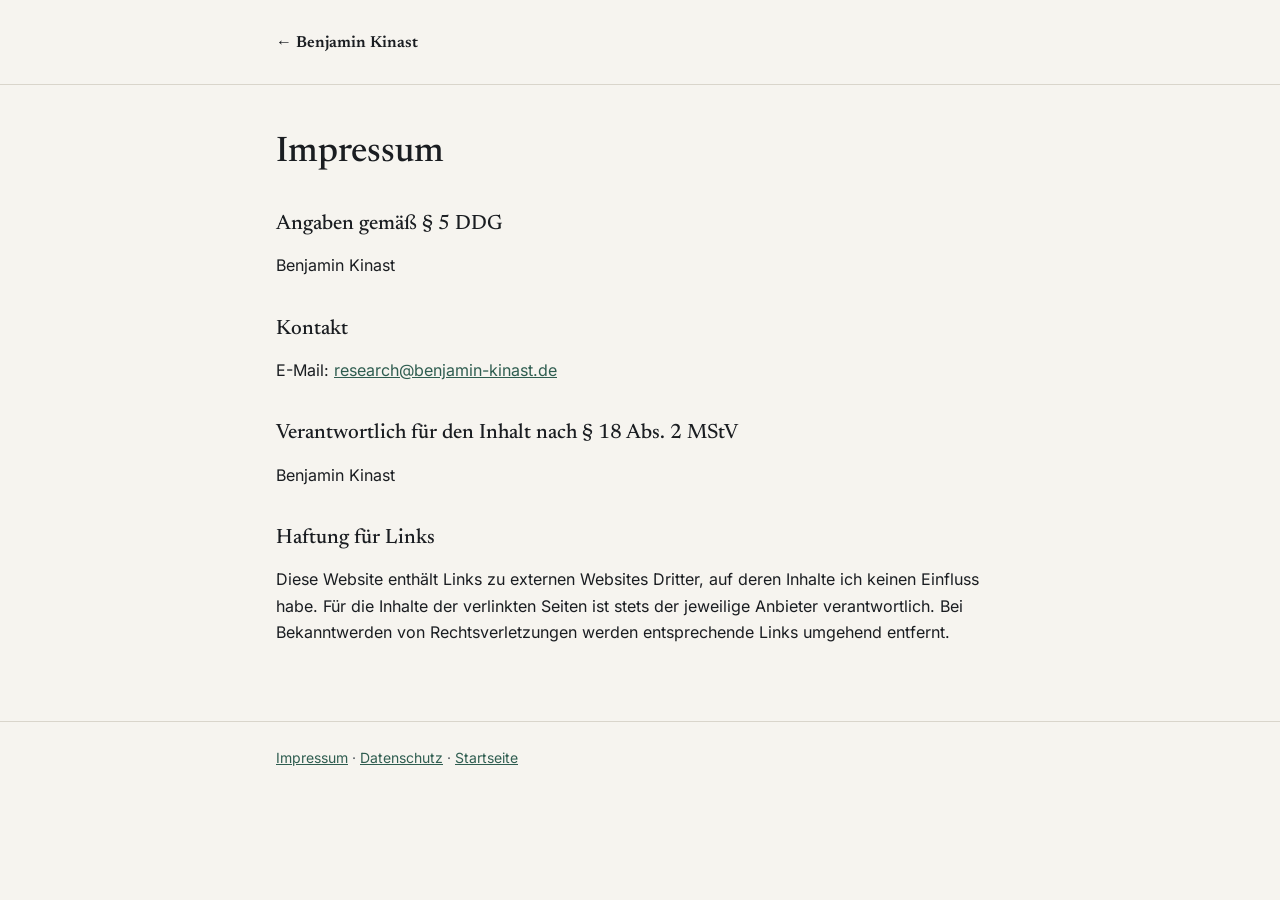
<file: impressum.html>
<!DOCTYPE html>
<html lang="de">
<head>
<meta charset="utf-8">
<meta name="viewport" content="width=device-width, initial-scale=1">
<meta name="robots" content="noindex">
<title>Impressum · Benjamin Kinast</title>
<link rel="icon" href="favicon.png">
<link rel="stylesheet" href="fonts/fonts.css">
<style>
  :root{--ink:#1a1d21;--ink-soft:#52585f;--paper:#f6f4ef;--line:#d9d5cb;--accent:#2f5d50;
    --display:"Newsreader",Georgia,serif;--body:"Inter",system-ui,sans-serif}
  *{box-sizing:border-box;margin:0;padding:0}
  body{background:var(--paper);color:var(--ink);font-family:var(--body);font-size:16px;line-height:1.65;-webkit-font-smoothing:antialiased}
  .wrap{max-width:760px;margin:0 auto;padding:0 16px}
  header{padding:28px 0;border-bottom:1px solid var(--line)}
  header a{font-family:var(--display);font-weight:600;font-size:16px;color:var(--ink);text-decoration:none}
  main{padding:48px 0 64px}
  h1{font-family:var(--display);font-weight:500;font-size:2.2rem;line-height:1.15;margin-bottom:28px}
  h2{font-family:var(--display);font-weight:500;font-size:1.3rem;margin:34px 0 10px}
  p,ul{margin-bottom:12px}
  ul{padding-left:20px}
  a{color:var(--accent)}
  .ph{background:#fff3c4;padding:0 4px}
  footer{border-top:1px solid var(--line);padding:24px 0 48px;font-size:14px;color:var(--ink-soft)}
</style>
</head>
<body>
<header><div class="wrap"><a href="index.html">← Benjamin Kinast</a></div></header>
<main><div class="wrap">
<h1>Impressum</h1>
<h2>Angaben gemäß § 5 DDG</h2>
<p>Benjamin Kinast</p>
<h2>Kontakt</h2>
<p>E-Mail: <a href="mailto:research@benjamin-kinast.de">research@benjamin-kinast.de</a></p>
<h2>Verantwortlich für den Inhalt nach § 18 Abs. 2 MStV</h2>
<p>Benjamin Kinast</p>
<h2>Haftung für Links</h2>
<p>Diese Website enthält Links zu externen Websites Dritter, auf deren Inhalte ich keinen Einfluss habe. Für die Inhalte der verlinkten Seiten ist stets der jeweilige Anbieter verantwortlich. Bei Bekanntwerden von Rechtsverletzungen werden entsprechende Links umgehend entfernt.</p>
</div></main>
<footer><div class="wrap"><a href="impressum.html">Impressum</a> · <a href="datenschutz.html">Datenschutz</a> · <a href="index.html">Startseite</a></div></footer>
</body>
</html>
</file>
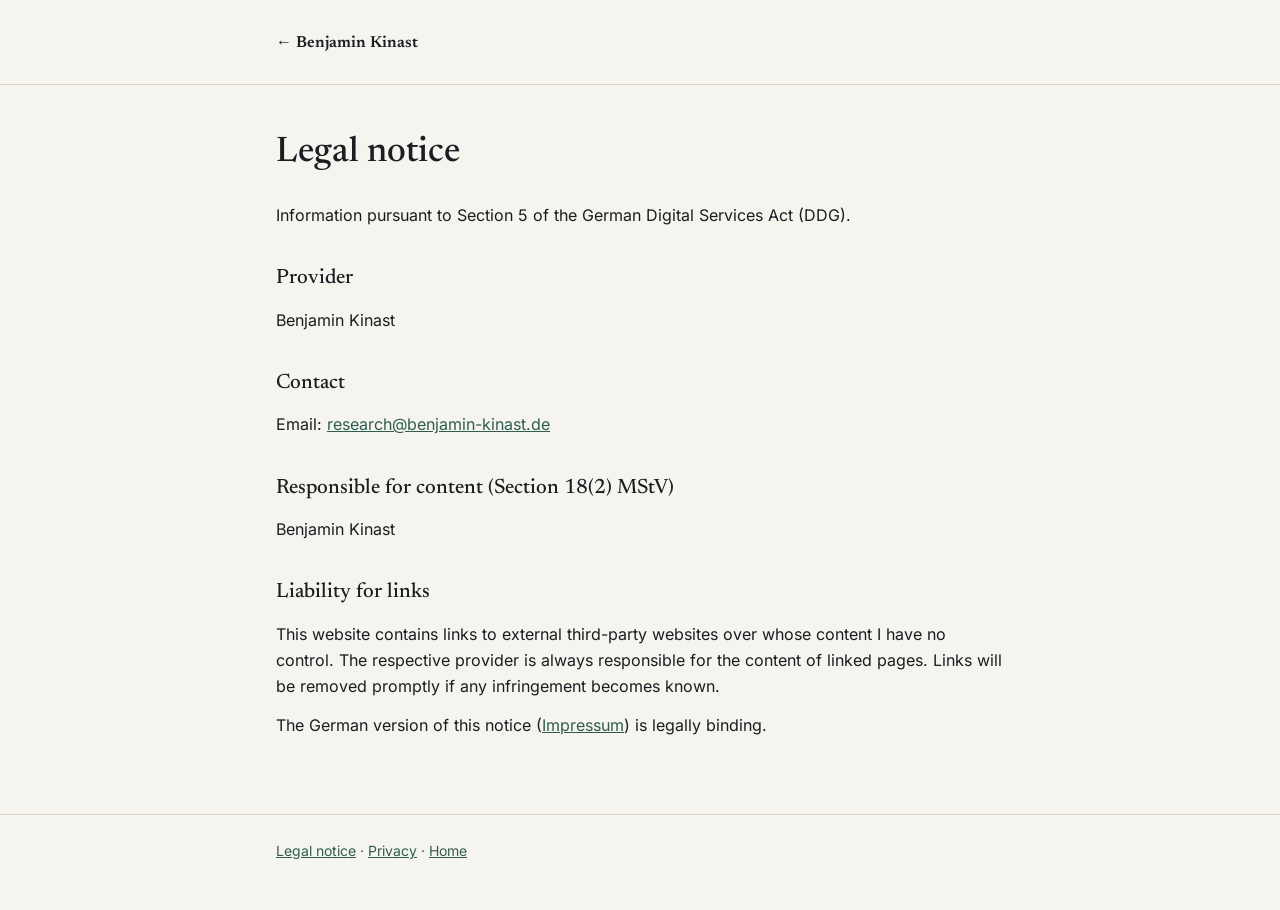
<file: legal-notice.html>
<!DOCTYPE html>
<html lang="en">
<head>
<meta charset="utf-8">
<meta name="viewport" content="width=device-width, initial-scale=1">
<meta name="robots" content="noindex">
<title>Legal notice · Benjamin Kinast</title>
<link rel="icon" href="favicon.png">
<link rel="stylesheet" href="fonts/fonts.css">
<style>
  :root{--ink:#1a1d21;--ink-soft:#52585f;--paper:#f6f4ef;--line:#d9d5cb;--accent:#2f5d50;
    --display:"Newsreader",Georgia,serif;--body:"Inter",system-ui,sans-serif}
  *{box-sizing:border-box;margin:0;padding:0}
  body{background:var(--paper);color:var(--ink);font-family:var(--body);font-size:16px;line-height:1.65;-webkit-font-smoothing:antialiased}
  .wrap{max-width:760px;margin:0 auto;padding:0 16px}
  header{padding:28px 0;border-bottom:1px solid var(--line)}
  header a{font-family:var(--display);font-weight:600;font-size:16px;color:var(--ink);text-decoration:none}
  main{padding:48px 0 64px}
  h1{font-family:var(--display);font-weight:500;font-size:2.2rem;line-height:1.15;margin-bottom:28px}
  h2{font-family:var(--display);font-weight:500;font-size:1.3rem;margin:34px 0 10px}
  p,ul{margin-bottom:12px}
  ul{padding-left:20px}
  a{color:var(--accent)}
  .ph{background:#fff3c4;padding:0 4px}
  footer{border-top:1px solid var(--line);padding:24px 0 48px;font-size:14px;color:var(--ink-soft)}
</style>
</head>
<body>
<header><div class="wrap"><a href="en.html">← Benjamin Kinast</a></div></header>
<main><div class="wrap">
<h1>Legal notice</h1>
<p>Information pursuant to Section 5 of the German Digital Services Act (DDG).</p>
<h2>Provider</h2>
<p>Benjamin Kinast</p>
<h2>Contact</h2>
<p>Email: <a href="mailto:research@benjamin-kinast.de">research@benjamin-kinast.de</a></p>
<h2>Responsible for content (Section 18(2) MStV)</h2>
<p>Benjamin Kinast</p>
<h2>Liability for links</h2>
<p>This website contains links to external third-party websites over whose content I have no control. The respective provider is always responsible for the content of linked pages. Links will be removed promptly if any infringement becomes known.</p>
<p>The German version of this notice (<a href="impressum.html">Impressum</a>) is legally binding.</p>
</div></main>
<footer><div class="wrap"><a href="legal-notice.html">Legal notice</a> · <a href="privacy.html">Privacy</a> · <a href="en.html">Home</a></div></footer>
</body>
</html>
</file>
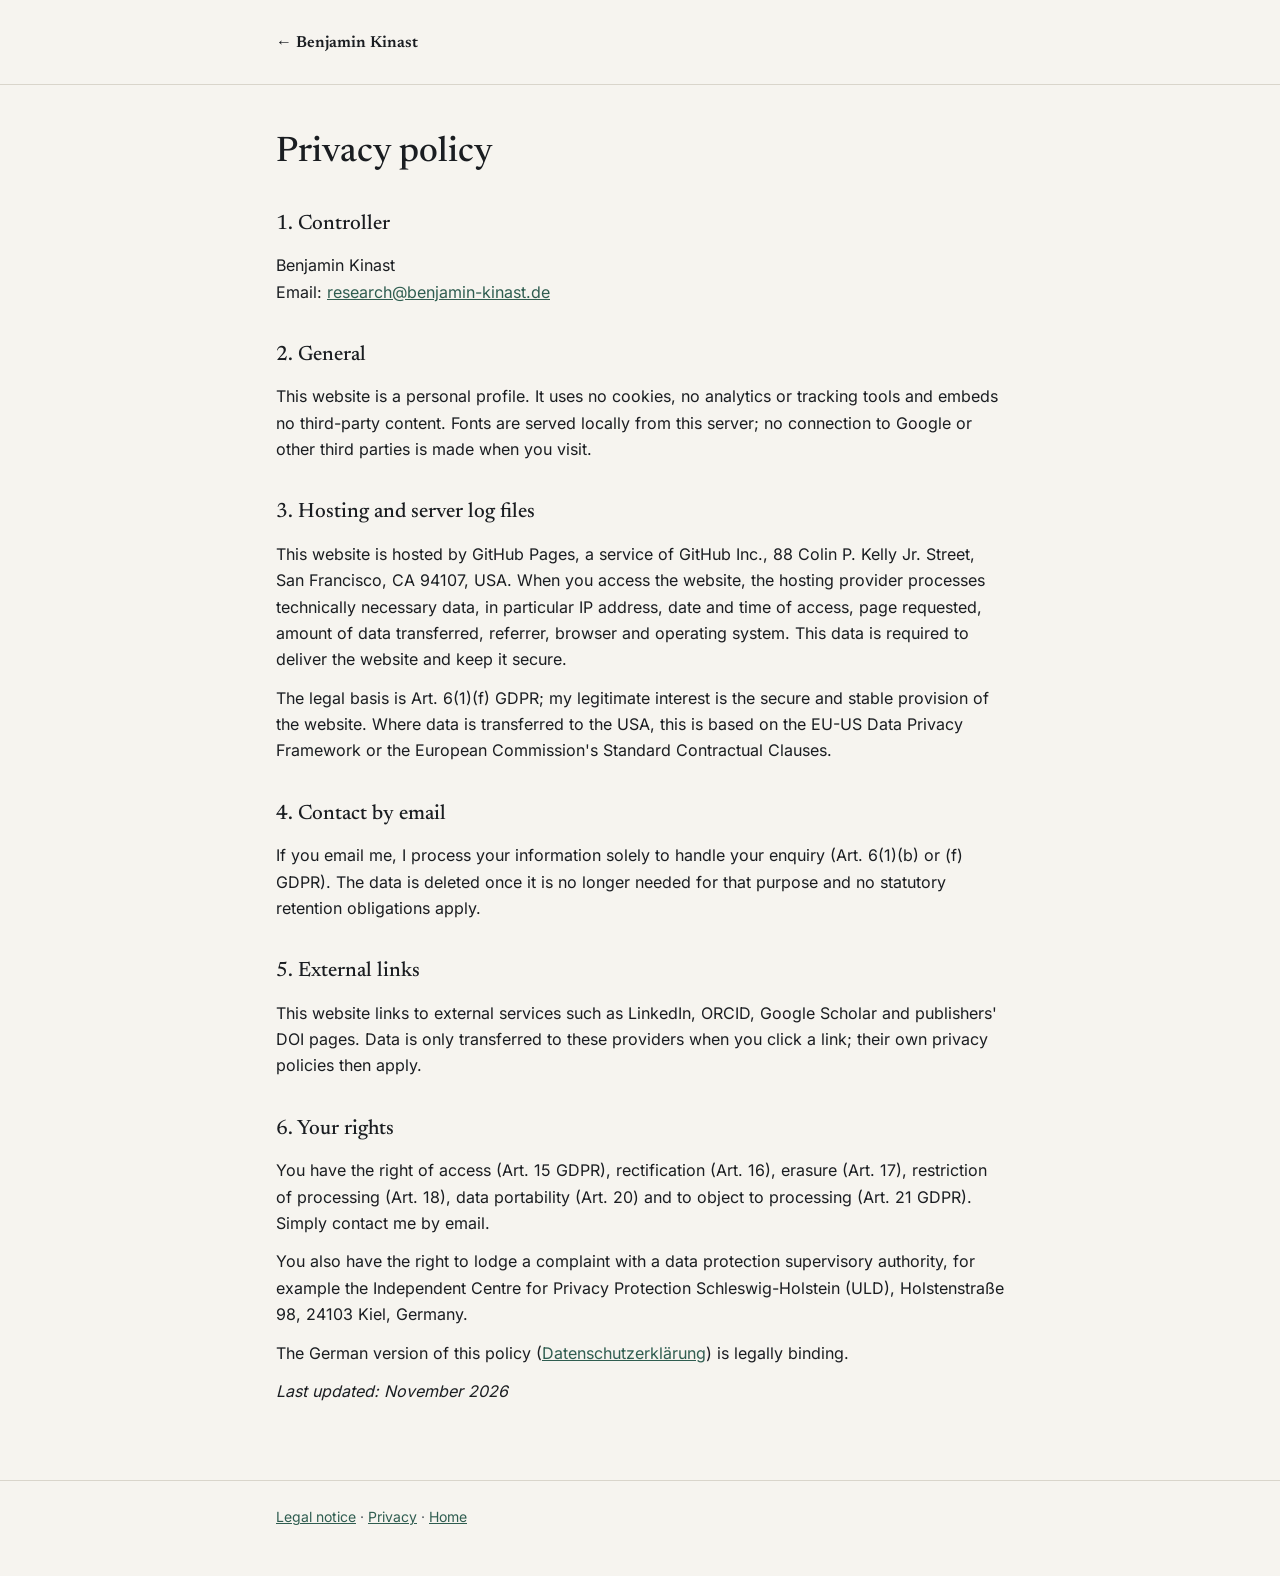
<file: privacy.html>
<!DOCTYPE html>
<html lang="en">
<head>
<meta charset="utf-8">
<meta name="viewport" content="width=device-width, initial-scale=1">
<meta name="robots" content="noindex">
<title>Privacy policy · Benjamin Kinast</title>
<link rel="icon" href="favicon.png">
<link rel="stylesheet" href="fonts/fonts.css">
<style>
  :root{--ink:#1a1d21;--ink-soft:#52585f;--paper:#f6f4ef;--line:#d9d5cb;--accent:#2f5d50;
    --display:"Newsreader",Georgia,serif;--body:"Inter",system-ui,sans-serif}
  *{box-sizing:border-box;margin:0;padding:0}
  body{background:var(--paper);color:var(--ink);font-family:var(--body);font-size:16px;line-height:1.65;-webkit-font-smoothing:antialiased}
  .wrap{max-width:760px;margin:0 auto;padding:0 16px}
  header{padding:28px 0;border-bottom:1px solid var(--line)}
  header a{font-family:var(--display);font-weight:600;font-size:16px;color:var(--ink);text-decoration:none}
  main{padding:48px 0 64px}
  h1{font-family:var(--display);font-weight:500;font-size:2.2rem;line-height:1.15;margin-bottom:28px}
  h2{font-family:var(--display);font-weight:500;font-size:1.3rem;margin:34px 0 10px}
  p,ul{margin-bottom:12px}
  ul{padding-left:20px}
  a{color:var(--accent)}
  .ph{background:#fff3c4;padding:0 4px}
  footer{border-top:1px solid var(--line);padding:24px 0 48px;font-size:14px;color:var(--ink-soft)}
</style>
</head>
<body>
<header><div class="wrap"><a href="en.html">← Benjamin Kinast</a></div></header>
<main><div class="wrap">
<h1>Privacy policy</h1>
<h2>1. Controller</h2>
<p>Benjamin Kinast<br>
Email: <a href="mailto:research@benjamin-kinast.de">research@benjamin-kinast.de</a></p>
<h2>2. General</h2>
<p>This website is a personal profile. It uses no cookies, no analytics or tracking tools and embeds no third-party content. Fonts are served locally from this server; no connection to Google or other third parties is made when you visit.</p>
<h2>3. Hosting and server log files</h2>
<p>This website is hosted by GitHub Pages, a service of GitHub Inc., 88 Colin P. Kelly Jr. Street, San Francisco, CA 94107, USA. When you access the website, the hosting provider processes technically necessary data, in particular IP address, date and time of access, page requested, amount of data transferred, referrer, browser and operating system. This data is required to deliver the website and keep it secure.</p>
<p>The legal basis is Art.&nbsp;6(1)(f) GDPR; my legitimate interest is the secure and stable provision of the website. Where data is transferred to the USA, this is based on the EU-US Data Privacy Framework or the European Commission's Standard Contractual Clauses.</p>
<h2>4. Contact by email</h2>
<p>If you email me, I process your information solely to handle your enquiry (Art.&nbsp;6(1)(b) or (f) GDPR). The data is deleted once it is no longer needed for that purpose and no statutory retention obligations apply.</p>
<h2>5. External links</h2>
<p>This website links to external services such as LinkedIn, ORCID, Google Scholar and publishers' DOI pages. Data is only transferred to these providers when you click a link; their own privacy policies then apply.</p>
<h2>6. Your rights</h2>
<p>You have the right of access (Art.&nbsp;15 GDPR), rectification (Art.&nbsp;16), erasure (Art.&nbsp;17), restriction of processing (Art.&nbsp;18), data portability (Art.&nbsp;20) and to object to processing (Art.&nbsp;21 GDPR). Simply contact me by email.</p>
<p>You also have the right to lodge a complaint with a data protection supervisory authority, for example the Independent Centre for Privacy Protection Schleswig-Holstein (ULD), Holstenstraße 98, 24103 Kiel, Germany.</p>
<p>The German version of this policy (<a href="datenschutz.html">Datenschutzerklärung</a>) is legally binding.</p>
<p><em>Last updated: November 2026</em></p>
</div></main>
<footer><div class="wrap"><a href="legal-notice.html">Legal notice</a> · <a href="privacy.html">Privacy</a> · <a href="en.html">Home</a></div></footer>
</body>
</html>
</file>
<file: fonts/fonts.css>
/* Lokal eingebundene Schriften (SIL Open Font License), keine Verbindung zu Google */
@font-face{font-family:"Newsreader";font-style:normal;font-weight:200 800;font-display:swap;src:url(newsreader.woff2) format("woff2");unicode-range:U+0000-00FF,U+0131,U+0152-0153,U+02BB-02BC,U+02C6,U+02DA,U+02DC,U+0304,U+0308,U+0329,U+2000-206F,U+20AC,U+2122,U+2191,U+2193,U+2212,U+2215,U+FEFF,U+FFFD}
@font-face{font-family:"Newsreader";font-style:italic;font-weight:200 800;font-display:swap;src:url(newsreader-italic.woff2) format("woff2");unicode-range:U+0000-00FF,U+0131,U+0152-0153,U+02BB-02BC,U+02C6,U+02DA,U+02DC,U+0304,U+0308,U+0329,U+2000-206F,U+20AC,U+2122,U+2191,U+2193,U+2212,U+2215,U+FEFF,U+FFFD}
@font-face{font-family:"Inter";font-style:normal;font-weight:100 900;font-display:swap;src:url(inter.woff2) format("woff2");unicode-range:U+0000-00FF,U+0131,U+0152-0153,U+02BB-02BC,U+02C6,U+02DA,U+02DC,U+0304,U+0308,U+0329,U+2000-206F,U+20AC,U+2122,U+2191,U+2193,U+2212,U+2215,U+FEFF,U+FFFD}
</file>
